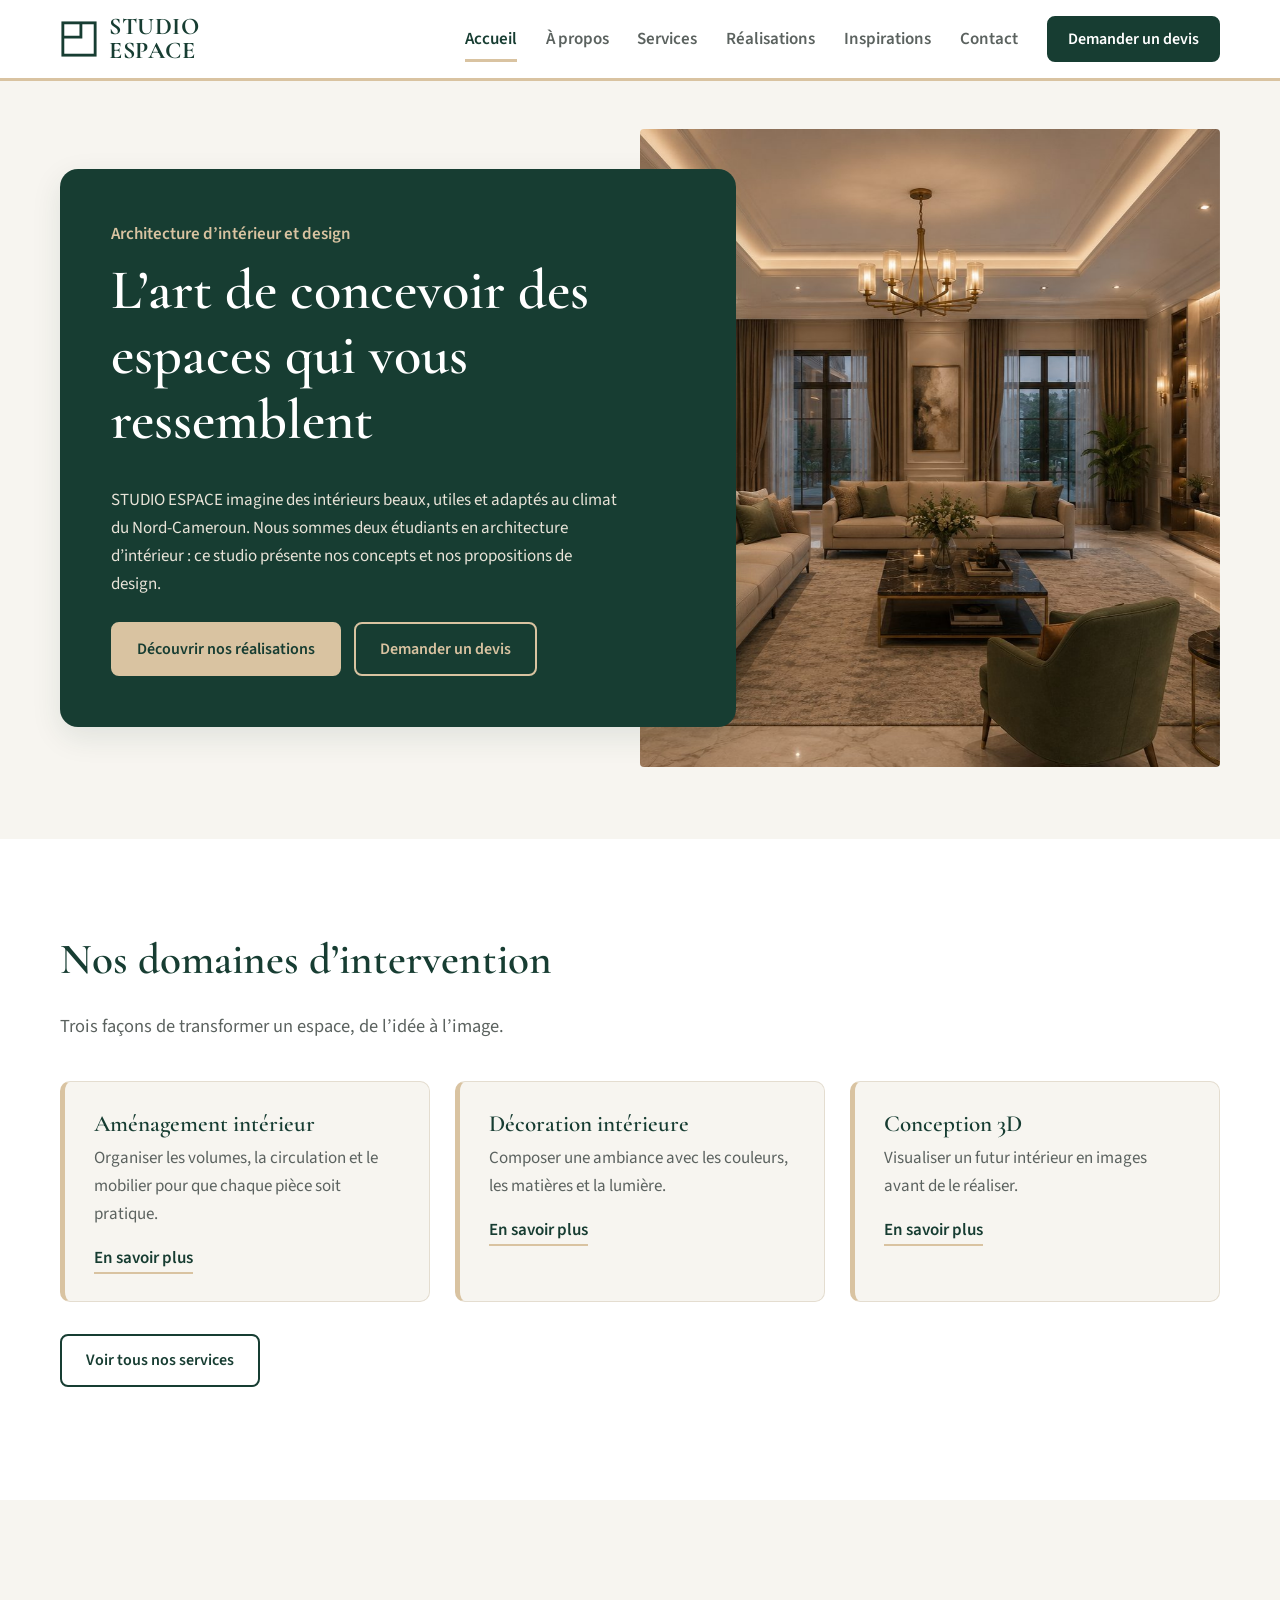
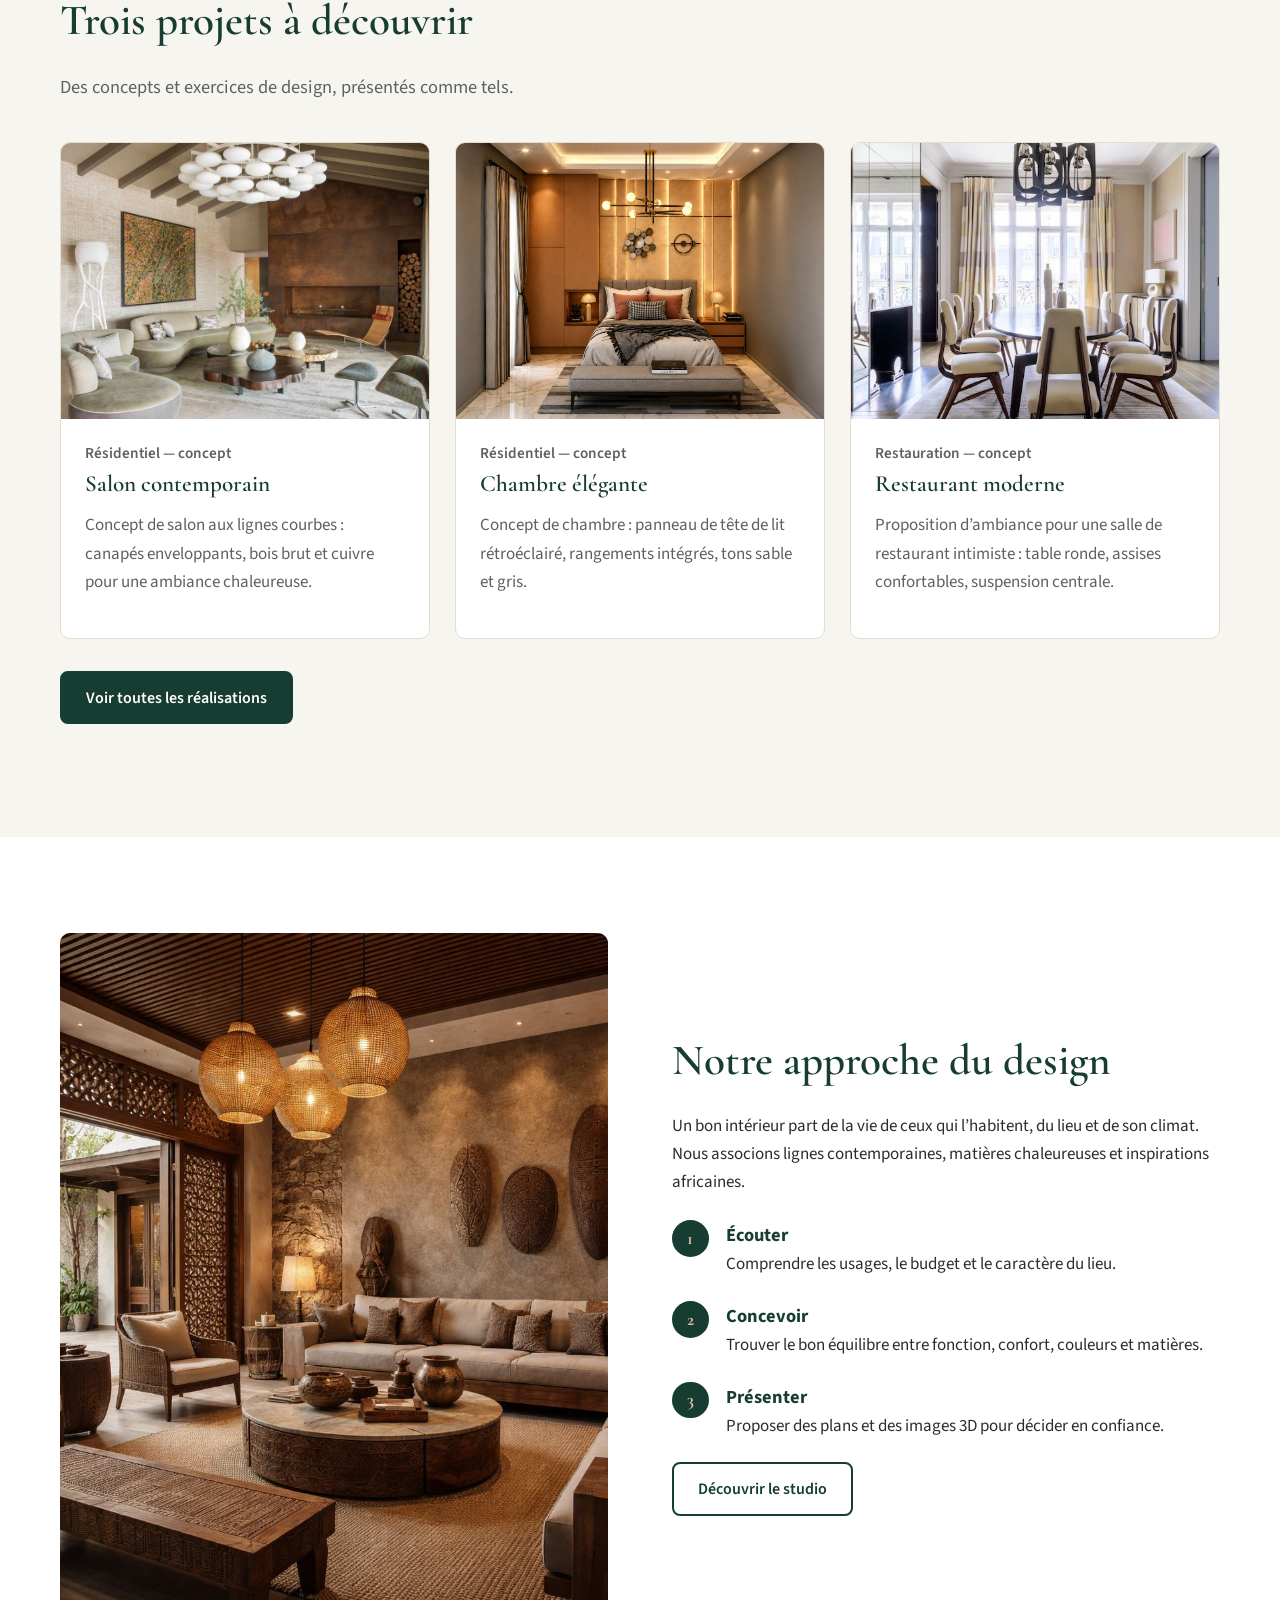
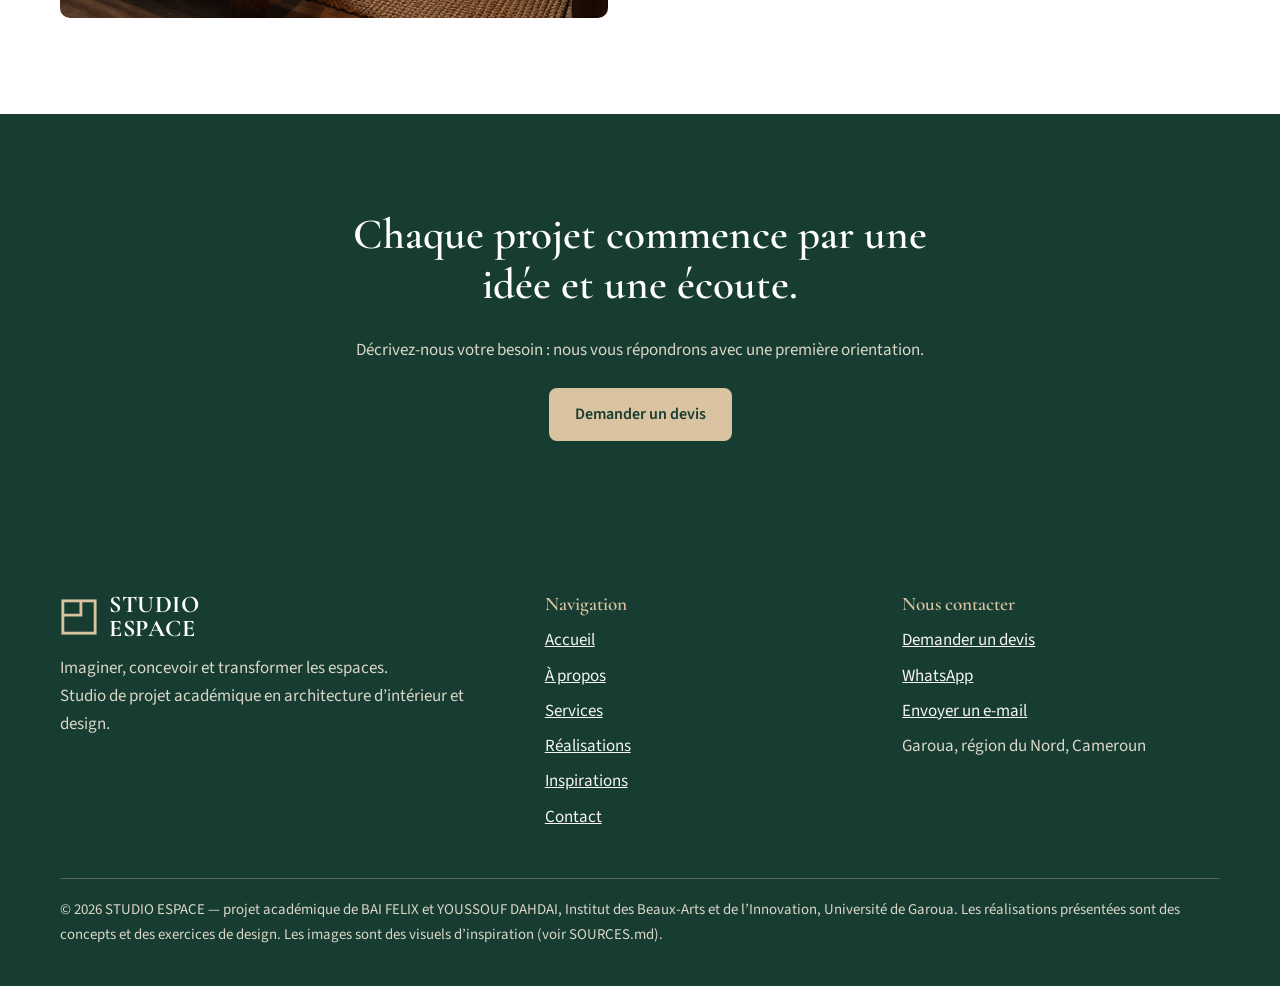
<file: index.html>
<!DOCTYPE html>
<html lang="fr">
<head>
  <meta charset="utf-8">
  <meta name="viewport" content="width=device-width, initial-scale=1">
  <title>STUDIO ESPACE — Architecture d’intérieur et design au Cameroun</title>
  <meta name="description" content="STUDIO ESPACE, studio de projet académique en architecture d’intérieur et design à Garoua (Cameroun) : aménagement, décoration et visualisation 3D.">
  <meta name="theme-color" content="#173D32">
  <meta property="og:type" content="website">
  <meta property="og:locale" content="fr_FR">
  <meta property="og:title" content="STUDIO ESPACE — Architecture d’intérieur et design au Cameroun">
  <meta property="og:description" content="STUDIO ESPACE, studio de projet académique en architecture d’intérieur et design à Garoua (Cameroun) : aménagement, décoration et visualisation 3D.">
  <link rel="icon" href="assets/favicon.svg" type="image/svg+xml">
  <!-- Polices gratuites Google Fonts (le site reste lisible hors ligne grâce aux polices de secours) -->
  <link rel="preconnect" href="https://fonts.googleapis.com">
  <link rel="preconnect" href="https://fonts.gstatic.com" crossorigin>
  <link rel="stylesheet" href="https://fonts.googleapis.com/css2?family=Cormorant+Garamond:wght@500;600;700&family=Source+Sans+3:wght@400;600;700&display=swap">
  <link rel="stylesheet" href="css/style.css">
</head>
<body>
  <a class="lien-evitement" href="#contenu">Aller au contenu</a>
  <header class="entete">
    <div class="conteneur entete__barre">
      <a class="logo" href="index.html" aria-label="STUDIO ESPACE — retour à l’accueil">
        <svg viewBox="0 0 40 40" aria-hidden="true" focusable="false"><rect x="3" y="3" width="34" height="34" fill="none" stroke="#173D32" stroke-width="3"/><path d="M3 18h19V3" fill="none" stroke="#173D32" stroke-width="3"/></svg>
        <span class="logo__texte">STUDIO<small>ESPACE</small></span>
      </a>
      <button class="burger" type="button" aria-expanded="false" aria-controls="menu-principal" aria-label="Ouvrir le menu"><span></span><span></span><span></span></button>
      <nav class="nav" id="menu-principal" aria-label="Navigation principale">
        <ul>
          <li><a href="index.html" aria-current="page">Accueil</a></li>
          <li><a href="a-propos.html">À propos</a></li>
          <li><a href="services.html">Services</a></li>
          <li><a href="realisations.html">Réalisations</a></li>
          <li><a href="inspirations.html">Inspirations</a></li>
          <li><a href="contact.html">Contact</a></li>
          <li><a class="btn" href="contact.html">Demander un devis</a></li>
        </ul>
      </nav>
    </div>
  </header>
  <main id="contenu">
    <section class="couverture">
      <div class="conteneur couverture__grille">
        <div class="couverture__carte">
          <p class="etiquette">Architecture d’intérieur et design</p>
          <h1>L’art de concevoir des espaces qui vous ressemblent</h1>
          <p>STUDIO ESPACE imagine des intérieurs beaux, utiles et adaptés au climat du Nord-Cameroun. Nous sommes deux étudiants en architecture d’intérieur : ce studio présente nos concepts et nos propositions de design.</p>
          <div class="groupe-btn">
            <a class="btn btn--sable" href="realisations.html">Découvrir nos réalisations</a>
            <a class="btn btn--clair" href="contact.html">Demander un devis</a>
          </div>
        </div>
        <div class="couverture__image">
          <img src="assets/images/salon-vert-beige.jpg" alt="Salon contemporain aux canapés beiges, fauteuils verts et lumière douce" width="1536" height="1024">
        </div>
      </div>
    </section>

    <section class="section section--blanche" aria-labelledby="t-domaines">
      <div class="conteneur">
        <div class="entete-section"><h2 id="t-domaines">Nos domaines d’intervention</h2>
        <p class="chapeau">Trois façons de transformer un espace, de l’idée à l’image.</p></div>
        <div class="grille grille--3">
        <div class="domaine apparait">
          <h3>Aménagement intérieur</h3>
          <p>Organiser les volumes, la circulation et le mobilier pour que chaque pièce soit pratique.</p>
          <p style="margin-top:1rem"><a class="lien-fleche" href="services.html#amenagement">En savoir plus</a></p>
        </div>
        <div class="domaine apparait">
          <h3>Décoration intérieure</h3>
          <p>Composer une ambiance avec les couleurs, les matières et la lumière.</p>
          <p style="margin-top:1rem"><a class="lien-fleche" href="services.html#decoration">En savoir plus</a></p>
        </div>
        <div class="domaine apparait">
          <h3>Conception 3D</h3>
          <p>Visualiser un futur intérieur en images avant de le réaliser.</p>
          <p style="margin-top:1rem"><a class="lien-fleche" href="services.html#modelisation-3d">En savoir plus</a></p>
        </div>
        </div>
        <p style="margin-top:2rem"><a class="btn btn--contour" href="services.html">Voir tous nos services</a></p>
      </div>
    </section>

    <section class="section" aria-labelledby="t-projets">
      <div class="conteneur">
        <div class="entete-section"><h2 id="t-projets">Trois projets à découvrir</h2>
        <p class="chapeau">Des concepts et exercices de design, présentés comme tels.</p></div>
        <div class="grille grille--3">
        <article class="carte apparait">
          <a href="realisations.html" class="carte__image" aria-label="Voir les réalisations : Salon contemporain"><img src="assets/images/salon-organique-cuivre.jpg" alt="Salon contemporain avec canapés courbes, tables en bois brut et mur en cuivre" loading="lazy"></a>
          <div class="carte__corps">
            <p class="carte__meta">Résidentiel — concept</p>
            <h3>Salon contemporain</h3>
            <p>Concept de salon aux lignes courbes : canapés enveloppants, bois brut et cuivre pour une ambiance chaleureuse.</p>
          </div>
        </article>
        <article class="carte apparait">
          <a href="realisations.html" class="carte__image" aria-label="Voir les réalisations : Chambre élégante"><img src="assets/images/chambre-chaleureuse-bois.jpg" alt="Chambre élégante avec tête de lit rétroéclairée et rangements en bois" loading="lazy"></a>
          <div class="carte__corps">
            <p class="carte__meta">Résidentiel — concept</p>
            <h3>Chambre élégante</h3>
            <p>Concept de chambre : panneau de tête de lit rétroéclairé, rangements intégrés, tons sable et gris.</p>
          </div>
        </article>
        <article class="carte apparait">
          <a href="realisations.html" class="carte__image" aria-label="Voir les réalisations : Restaurant moderne"><img src="assets/images/salle-a-manger-lustre.jpg" alt="Salle à manger avec grande table ronde, chaises tapissées et luminaire sculptural" loading="lazy"></a>
          <div class="carte__corps">
            <p class="carte__meta">Restauration — concept</p>
            <h3>Restaurant moderne</h3>
            <p>Proposition d’ambiance pour une salle de restaurant intimiste : table ronde, assises confortables, suspension centrale.</p>
          </div>
        </article>
        </div>
        <p style="margin-top:2rem"><a class="btn" href="realisations.html">Voir toutes les réalisations</a></p>
      </div>
    </section>

    <section class="section section--blanche" aria-labelledby="t-approche">
      <div class="conteneur approche">
        <div class="approche__image apparait"><img src="assets/images/salon-africain-contemporain.jpg" alt="Salon aux claustras en bois sculpté et aux suspensions tressées" loading="lazy"></div>
        <div class="apparait">
          <h2 id="t-approche">Notre approche du design</h2>
          <p>Un bon intérieur part de la vie de ceux qui l’habitent, du lieu et de son climat. Nous associons lignes contemporaines, matières chaleureuses et inspirations africaines.</p>
          <ol class="etapes">
            <li><strong>Écouter</strong> Comprendre les usages, le budget et le caractère du lieu.</li>
            <li><strong>Concevoir</strong> Trouver le bon équilibre entre fonction, confort, couleurs et matières.</li>
            <li><strong>Présenter</strong> Proposer des plans et des images 3D pour décider en confiance.</li>
          </ol>
          <a class="btn btn--contour" href="a-propos.html">Découvrir le studio</a>
        </div>
      </div>
    </section>

    <section class="section section--vert bandeau">
      <div class="conteneur apparait">
        <h2>Chaque projet commence par une idée et une écoute.</h2>
        <p>Décrivez-nous votre besoin : nous vous répondrons avec une première orientation.</p>
        <div class="groupe-btn"><a class="btn btn--sable" href="contact.html">Demander un devis</a></div>
      </div>
    </section>
  </main>
  <footer class="pied">
    <div class="conteneur">
      <div class="pied__grille">
        <div>
          <a class="logo" href="index.html" aria-label="STUDIO ESPACE — accueil">
            <svg viewBox="0 0 40 40" aria-hidden="true" focusable="false"><rect x="3" y="3" width="34" height="34" fill="none" stroke="#D9C3A1" stroke-width="3"/><path d="M3 18h19V3" fill="none" stroke="#D9C3A1" stroke-width="3"/></svg>
            <span class="logo__texte">STUDIO<small>ESPACE</small></span>
          </a>
          <p>Imaginer, concevoir et transformer les espaces.<br>Studio de projet académique en architecture d’intérieur et design.</p>
        </div>
        <div>
          <h2>Navigation</h2>
          <ul><li><a href="index.html">Accueil</a></li><li><a href="a-propos.html">À propos</a></li><li><a href="services.html">Services</a></li><li><a href="realisations.html">Réalisations</a></li><li><a href="inspirations.html">Inspirations</a></li><li><a href="contact.html">Contact</a></li></ul>
        </div>
        <div>
          <h2>Nous contacter</h2>
          <ul>
            <li><a href="contact.html">Demander un devis</a></li>
            <li><a href="contact.html" data-si-config="whatsapp" hidden target="_blank" rel="noopener">WhatsApp</a></li>
            <li><a href="contact.html" data-si-config="email" hidden>Envoyer un e-mail</a></li>
            <li><span data-config="localisation">Cameroun</span></li>
          </ul>
        </div>
      </div>
      <p class="pied__bas">© <span data-annee>2026</span> STUDIO ESPACE — projet académique de BAI FELIX et YOUSSOUF DAHDAI, Institut des Beaux-Arts et de l’Innovation, Université de Garoua. Les réalisations présentées sont des concepts et des exercices de design. Les images sont des visuels d’inspiration (voir SOURCES.md).</p>
    </div>
  </footer>
  <button class="haut" type="button" aria-label="Revenir en haut de la page">↑</button>
  <script src="js/config.js"></script>
  <script src="js/main.js"></script>
</body>
</html>
</file>
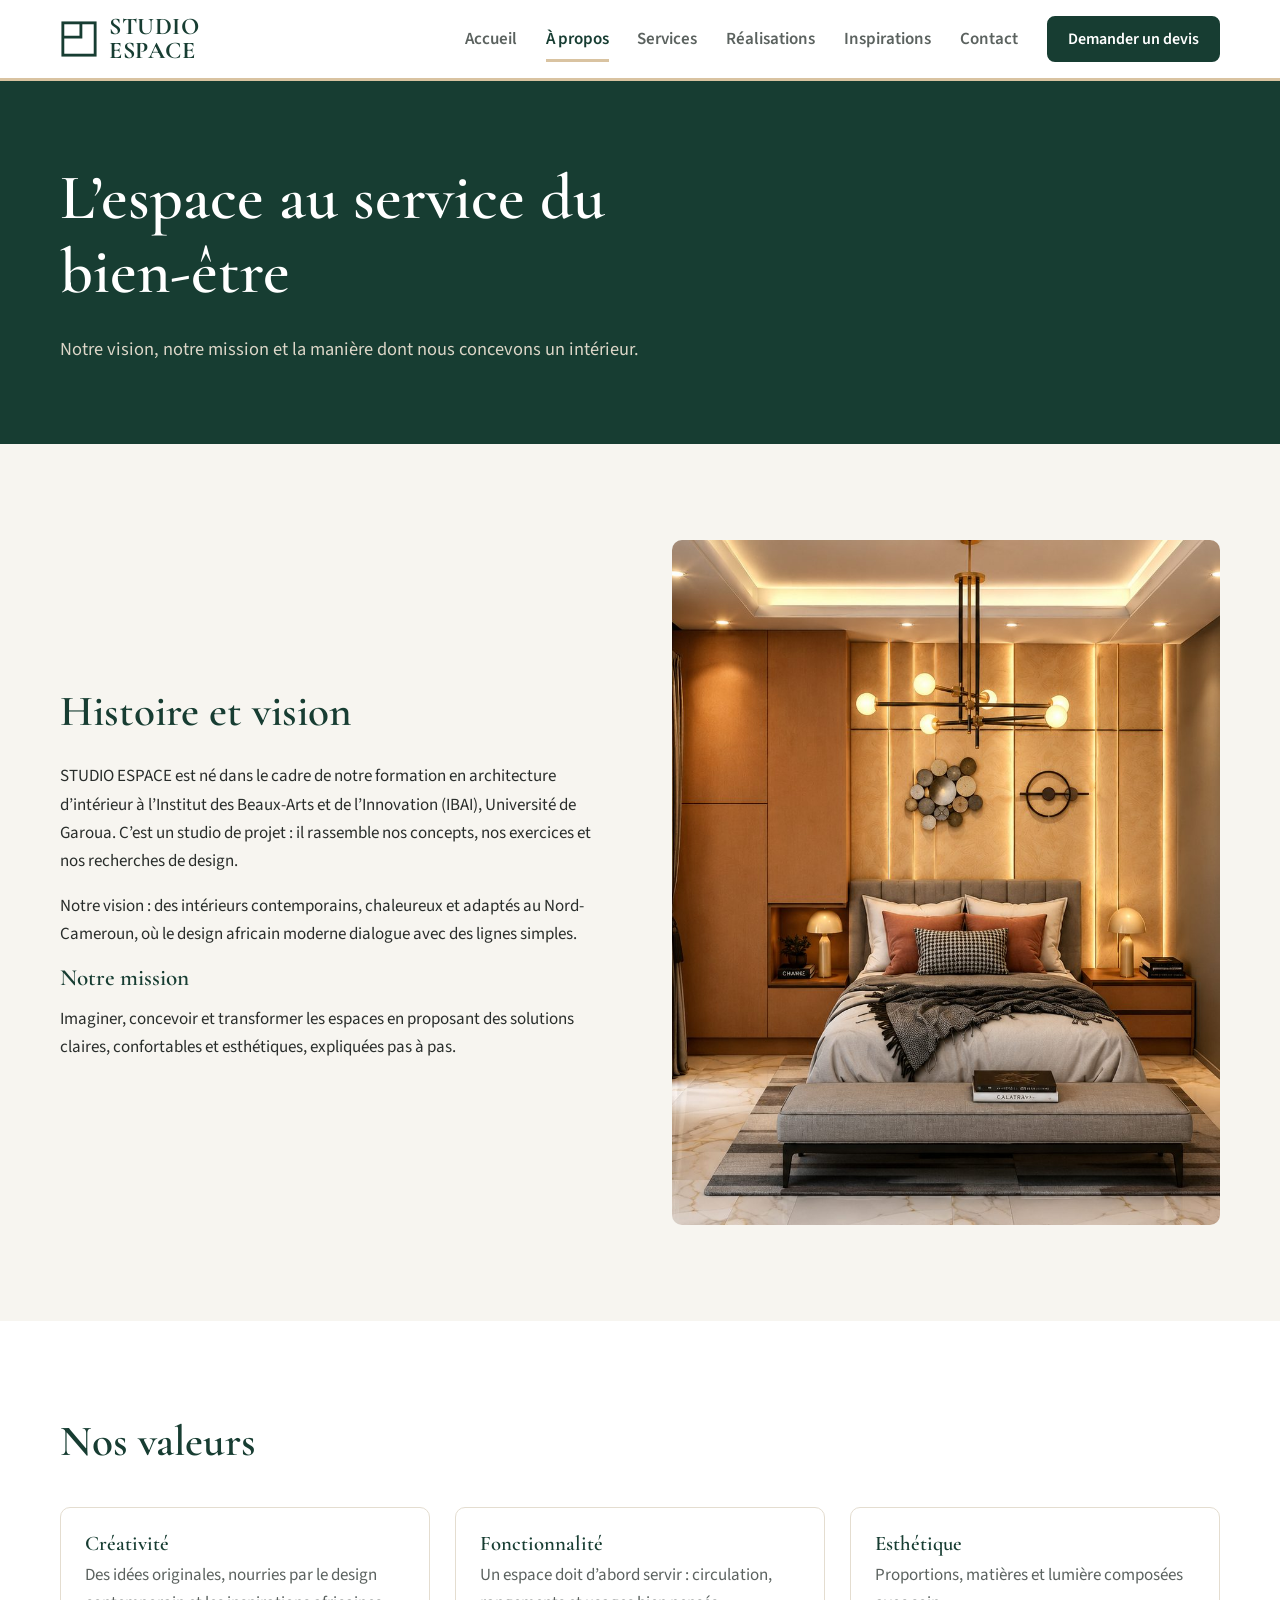
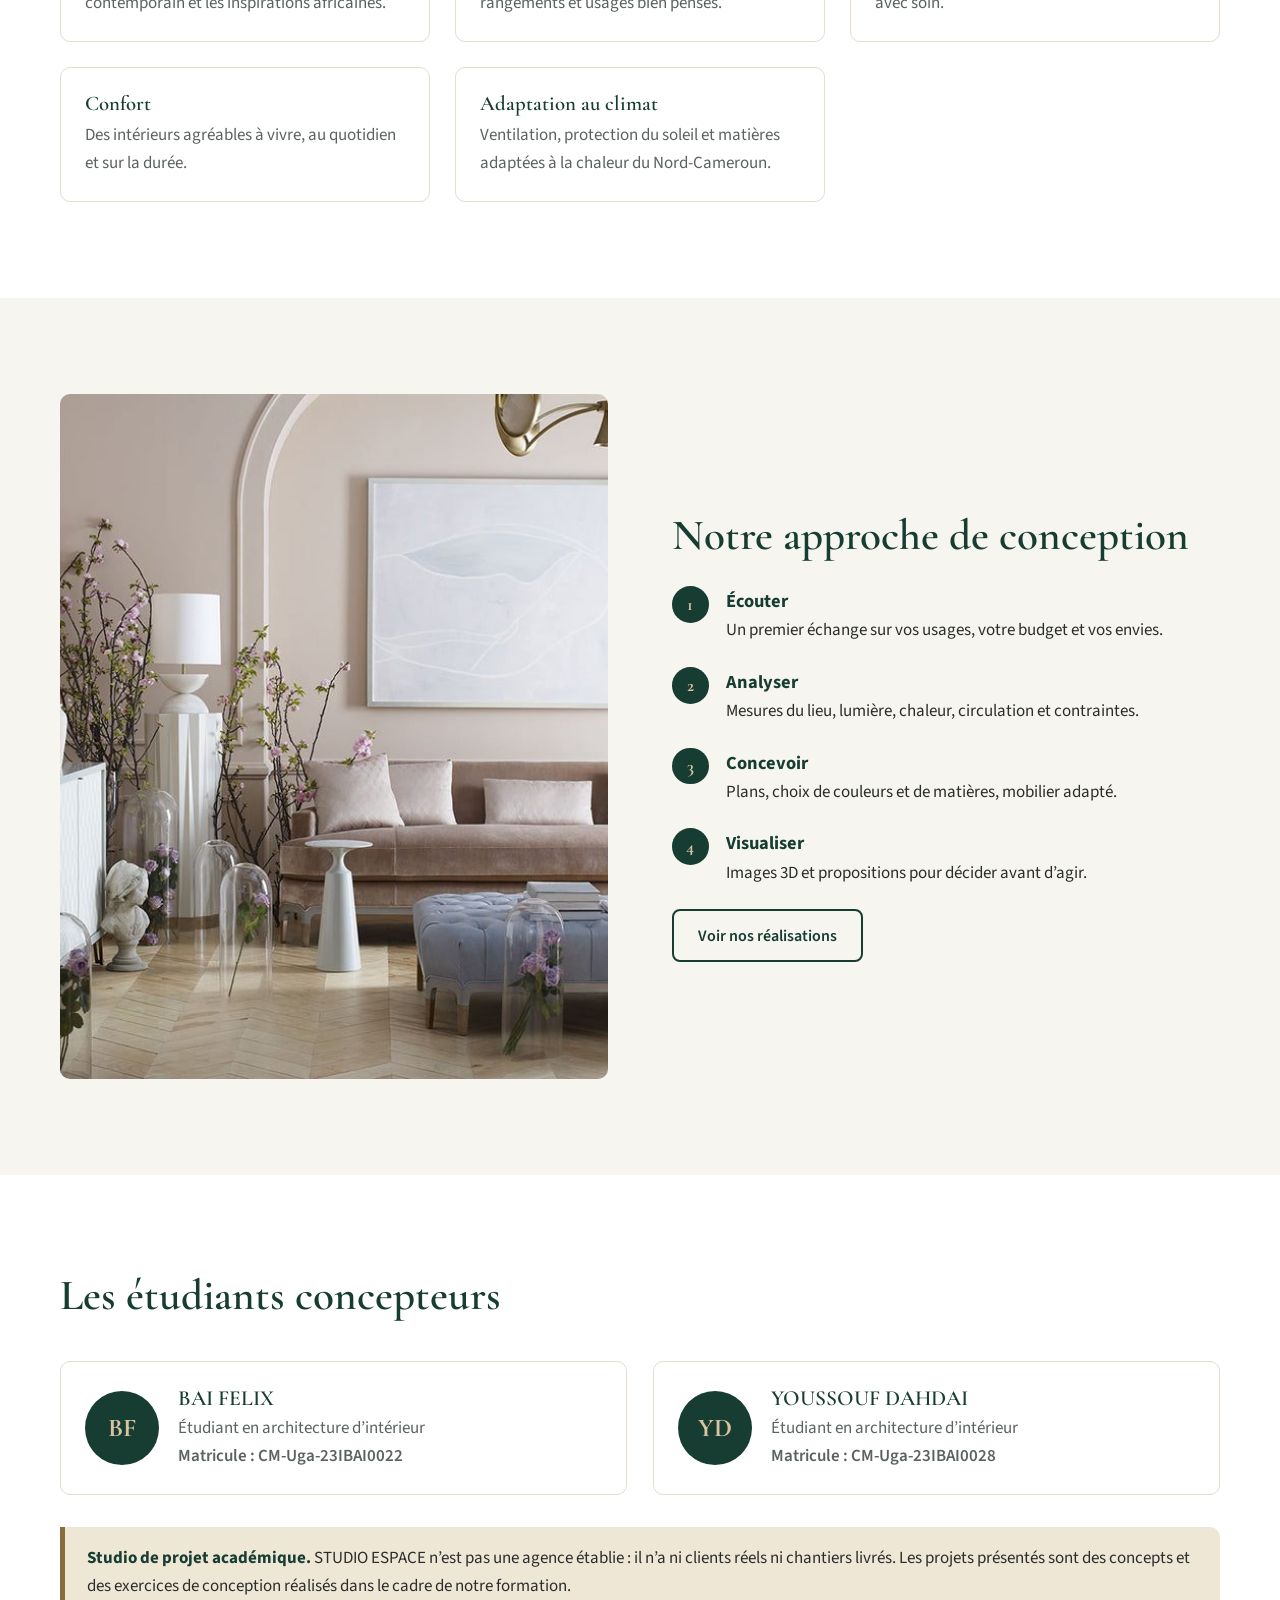
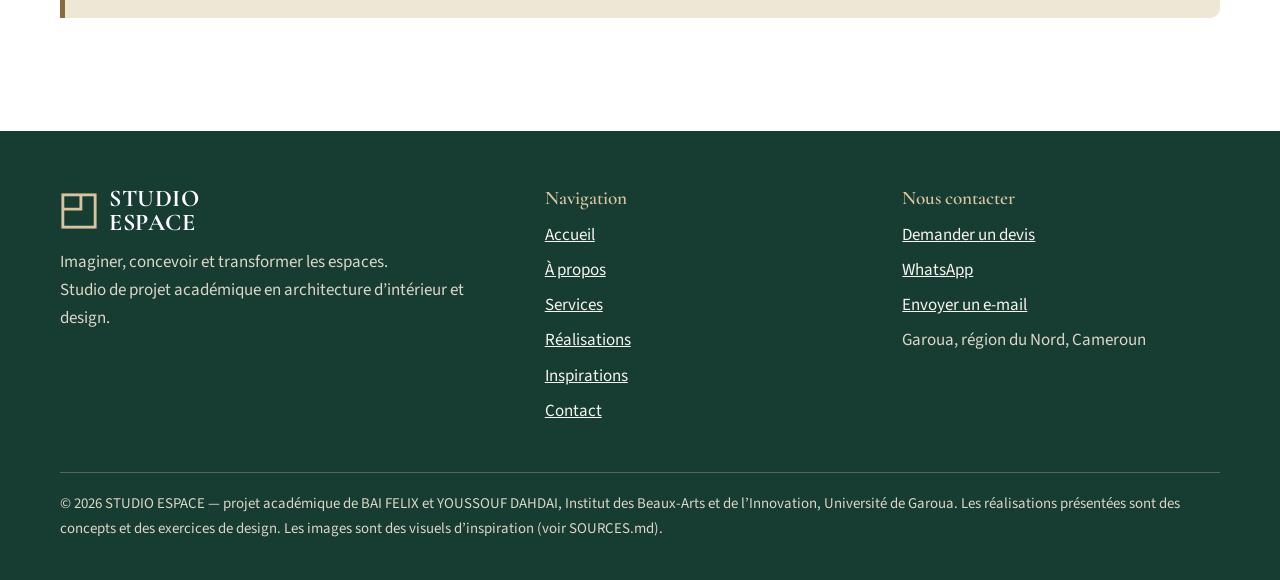
<file: a-propos.html>
<!DOCTYPE html>
<html lang="fr">
<head>
  <meta charset="utf-8">
  <meta name="viewport" content="width=device-width, initial-scale=1">
  <title>À propos — STUDIO ESPACE</title>
  <meta name="description" content="Histoire, vision, mission, valeurs et approche de STUDIO ESPACE, studio de projet académique en architecture d’intérieur à Garoua, Cameroun.">
  <meta name="theme-color" content="#173D32">
  <meta property="og:type" content="website">
  <meta property="og:locale" content="fr_FR">
  <meta property="og:title" content="À propos — STUDIO ESPACE">
  <meta property="og:description" content="Histoire, vision, mission, valeurs et approche de STUDIO ESPACE, studio de projet académique en architecture d’intérieur à Garoua, Cameroun.">
  <link rel="icon" href="assets/favicon.svg" type="image/svg+xml">
  <!-- Polices gratuites Google Fonts (le site reste lisible hors ligne grâce aux polices de secours) -->
  <link rel="preconnect" href="https://fonts.googleapis.com">
  <link rel="preconnect" href="https://fonts.gstatic.com" crossorigin>
  <link rel="stylesheet" href="https://fonts.googleapis.com/css2?family=Cormorant+Garamond:wght@500;600;700&family=Source+Sans+3:wght@400;600;700&display=swap">
  <link rel="stylesheet" href="css/style.css">
</head>
<body>
  <a class="lien-evitement" href="#contenu">Aller au contenu</a>
  <header class="entete">
    <div class="conteneur entete__barre">
      <a class="logo" href="index.html" aria-label="STUDIO ESPACE — retour à l’accueil">
        <svg viewBox="0 0 40 40" aria-hidden="true" focusable="false"><rect x="3" y="3" width="34" height="34" fill="none" stroke="#173D32" stroke-width="3"/><path d="M3 18h19V3" fill="none" stroke="#173D32" stroke-width="3"/></svg>
        <span class="logo__texte">STUDIO<small>ESPACE</small></span>
      </a>
      <button class="burger" type="button" aria-expanded="false" aria-controls="menu-principal" aria-label="Ouvrir le menu"><span></span><span></span><span></span></button>
      <nav class="nav" id="menu-principal" aria-label="Navigation principale">
        <ul>
          <li><a href="index.html">Accueil</a></li>
          <li><a href="a-propos.html" aria-current="page">À propos</a></li>
          <li><a href="services.html">Services</a></li>
          <li><a href="realisations.html">Réalisations</a></li>
          <li><a href="inspirations.html">Inspirations</a></li>
          <li><a href="contact.html">Contact</a></li>
          <li><a class="btn" href="contact.html">Demander un devis</a></li>
        </ul>
      </nav>
    </div>
  </header>
  <main id="contenu">
    <section class="page-titre">
      <div class="conteneur">
        <h1>L’espace au service du bien-être</h1>
        <p>Notre vision, notre mission et la manière dont nous concevons un intérieur.</p>
      </div>
    </section>

    <section class="section" aria-labelledby="t-vision">
      <div class="conteneur approche">
        <div class="apparait">
          <h2 id="t-vision">Histoire et vision</h2>
          <p>STUDIO ESPACE est né dans le cadre de notre formation en architecture d’intérieur à l’Institut des Beaux-Arts et de l’Innovation (IBAI), Université de Garoua. C’est un studio de projet : il rassemble nos concepts, nos exercices et nos recherches de design.</p>
          <p>Notre vision : des intérieurs contemporains, chaleureux et adaptés au Nord-Cameroun, où le design africain moderne dialogue avec des lignes simples.</p>
          <h3>Notre mission</h3>
          <p>Imaginer, concevoir et transformer les espaces en proposant des solutions claires, confortables et esthétiques, expliquées pas à pas.</p>
        </div>
        <div class="approche__image apparait"><img src="assets/images/chambre-chaleureuse-bois.jpg" alt="Chambre aux tons sable et gris avec panneau de tête de lit éclairé" loading="lazy"></div>
      </div>
    </section>

    <section class="section section--blanche" aria-labelledby="t-valeurs">
      <div class="conteneur">
        <div class="entete-section"><h2 id="t-valeurs">Nos valeurs</h2></div>
        <ul class="valeurs grille grille--3"><li class="apparait"><h3>Créativité</h3><p>Des idées originales, nourries par le design contemporain et les inspirations africaines.</p></li><li class="apparait"><h3>Fonctionnalité</h3><p>Un espace doit d’abord servir : circulation, rangements et usages bien pensés.</p></li><li class="apparait"><h3>Esthétique</h3><p>Proportions, matières et lumière composées avec soin.</p></li><li class="apparait"><h3>Confort</h3><p>Des intérieurs agréables à vivre, au quotidien et sur la durée.</p></li><li class="apparait"><h3>Adaptation au climat</h3><p>Ventilation, protection du soleil et matières adaptées à la chaleur du Nord-Cameroun.</p></li></ul>
      </div>
    </section>

    <section class="section" aria-labelledby="t-approche">
      <div class="conteneur approche">
        <div class="approche__image apparait"><img src="assets/images/salon-rose-poudre.jpg" alt="Salon clair aux tons rose poudré avec arche, canapé et grand tableau" loading="lazy"></div>
        <div class="apparait">
          <h2 id="t-approche">Notre approche de conception</h2>
          <ol class="etapes">
            <li><strong>Écouter</strong> Un premier échange sur vos usages, votre budget et vos envies.</li>
            <li><strong>Analyser</strong> Mesures du lieu, lumière, chaleur, circulation et contraintes.</li>
            <li><strong>Concevoir</strong> Plans, choix de couleurs et de matières, mobilier adapté.</li>
            <li><strong>Visualiser</strong> Images 3D et propositions pour décider avant d’agir.</li>
          </ol>
          <a class="btn btn--contour" href="realisations.html">Voir nos réalisations</a>
        </div>
      </div>
    </section>

    <section class="section section--blanche" aria-labelledby="t-equipe">
      <div class="conteneur">
        <div class="entete-section"><h2 id="t-equipe">Les étudiants concepteurs</h2></div>
        <div class="grille grille--2">
          <div class="etudiant apparait"><div class="monogramme" aria-hidden="true">BF</div>
            <div><h3>BAI FELIX</h3><p>Étudiant en architecture d’intérieur</p><p class="matricule">Matricule : CM-Uga-23IBAI0022</p></div></div>
          <div class="etudiant apparait"><div class="monogramme" aria-hidden="true">YD</div>
            <div><h3>YOUSSOUF DAHDAI</h3><p>Étudiant en architecture d’intérieur</p><p class="matricule">Matricule : CM-Uga-23IBAI0028</p></div></div>
        </div>
        <p class="mention" style="margin-top:2rem"><strong>Studio de projet académique.</strong> STUDIO ESPACE n’est pas une agence établie : il n’a ni clients réels ni chantiers livrés. Les projets présentés sont des concepts et des exercices de conception réalisés dans le cadre de notre formation.</p>
      </div>
    </section>
  </main>
  <footer class="pied">
    <div class="conteneur">
      <div class="pied__grille">
        <div>
          <a class="logo" href="index.html" aria-label="STUDIO ESPACE — accueil">
            <svg viewBox="0 0 40 40" aria-hidden="true" focusable="false"><rect x="3" y="3" width="34" height="34" fill="none" stroke="#D9C3A1" stroke-width="3"/><path d="M3 18h19V3" fill="none" stroke="#D9C3A1" stroke-width="3"/></svg>
            <span class="logo__texte">STUDIO<small>ESPACE</small></span>
          </a>
          <p>Imaginer, concevoir et transformer les espaces.<br>Studio de projet académique en architecture d’intérieur et design.</p>
        </div>
        <div>
          <h2>Navigation</h2>
          <ul><li><a href="index.html">Accueil</a></li><li><a href="a-propos.html">À propos</a></li><li><a href="services.html">Services</a></li><li><a href="realisations.html">Réalisations</a></li><li><a href="inspirations.html">Inspirations</a></li><li><a href="contact.html">Contact</a></li></ul>
        </div>
        <div>
          <h2>Nous contacter</h2>
          <ul>
            <li><a href="contact.html">Demander un devis</a></li>
            <li><a href="contact.html" data-si-config="whatsapp" hidden target="_blank" rel="noopener">WhatsApp</a></li>
            <li><a href="contact.html" data-si-config="email" hidden>Envoyer un e-mail</a></li>
            <li><span data-config="localisation">Cameroun</span></li>
          </ul>
        </div>
      </div>
      <p class="pied__bas">© <span data-annee>2026</span> STUDIO ESPACE — projet académique de BAI FELIX et YOUSSOUF DAHDAI, Institut des Beaux-Arts et de l’Innovation, Université de Garoua. Les réalisations présentées sont des concepts et des exercices de design. Les images sont des visuels d’inspiration (voir SOURCES.md).</p>
    </div>
  </footer>
  <button class="haut" type="button" aria-label="Revenir en haut de la page">↑</button>
  <script src="js/config.js"></script>
  <script src="js/main.js"></script>
</body>
</html>
</file>
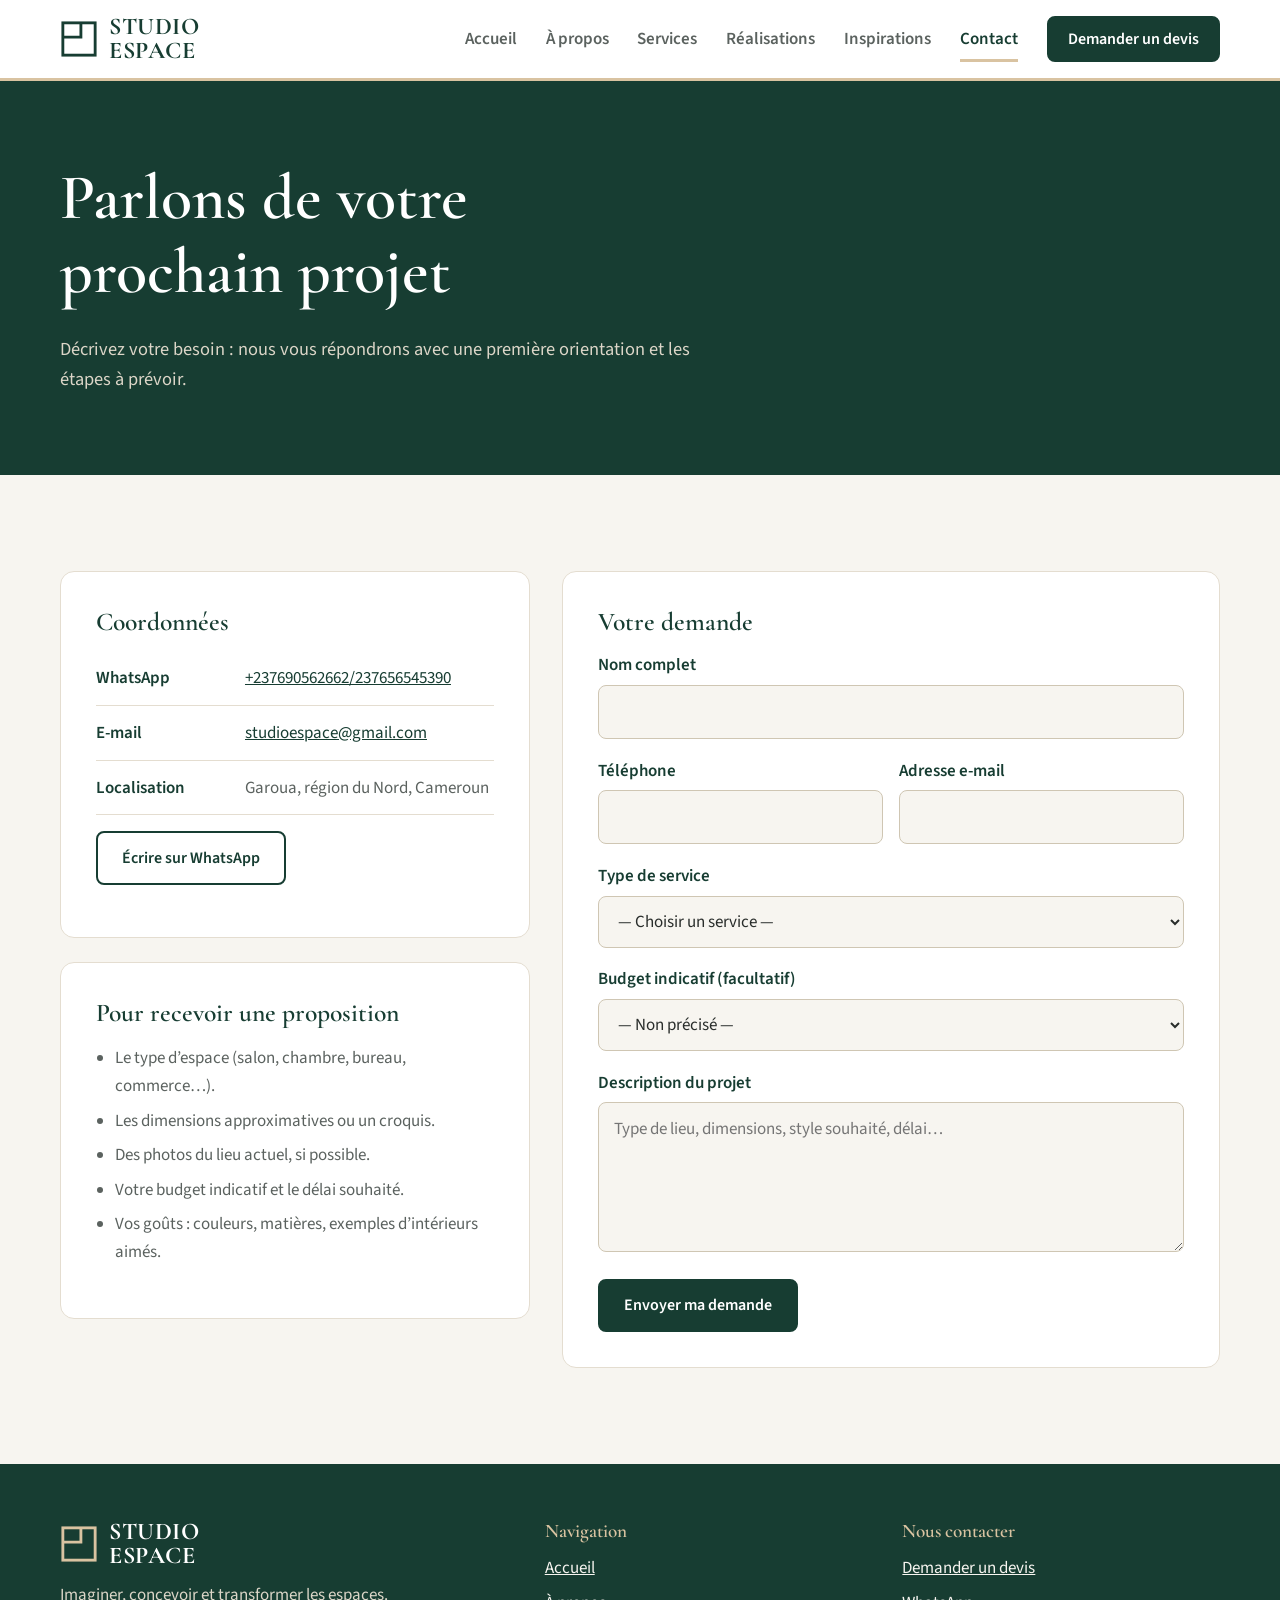
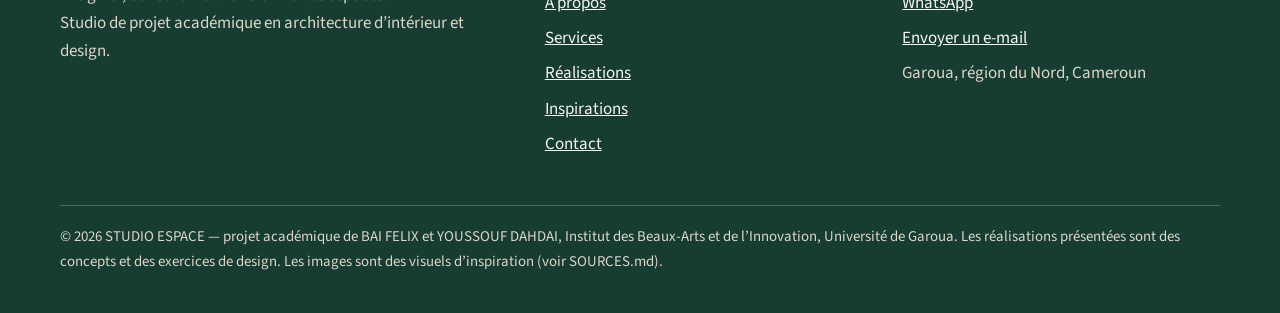
<file: contact.html>
<!DOCTYPE html>
<html lang="fr">
<head>
  <meta charset="utf-8">
  <meta name="viewport" content="width=device-width, initial-scale=1">
  <title>Contact et devis — STUDIO ESPACE</title>
  <meta name="description" content="Contactez STUDIO ESPACE à Garoua (Cameroun) : demande de devis, WhatsApp et informations à fournir pour recevoir une proposition d’aménagement.">
  <meta name="theme-color" content="#173D32">
  <meta property="og:type" content="website">
  <meta property="og:locale" content="fr_FR">
  <meta property="og:title" content="Contact et devis — STUDIO ESPACE">
  <meta property="og:description" content="Contactez STUDIO ESPACE à Garoua (Cameroun) : demande de devis, WhatsApp et informations à fournir pour recevoir une proposition d’aménagement.">
  <link rel="icon" href="assets/favicon.svg" type="image/svg+xml">
  <!-- Polices gratuites Google Fonts (le site reste lisible hors ligne grâce aux polices de secours) -->
  <link rel="preconnect" href="https://fonts.googleapis.com">
  <link rel="preconnect" href="https://fonts.gstatic.com" crossorigin>
  <link rel="stylesheet" href="https://fonts.googleapis.com/css2?family=Cormorant+Garamond:wght@500;600;700&family=Source+Sans+3:wght@400;600;700&display=swap">
  <link rel="stylesheet" href="css/style.css">
</head>
<body>
  <a class="lien-evitement" href="#contenu">Aller au contenu</a>
  <header class="entete">
    <div class="conteneur entete__barre">
      <a class="logo" href="index.html" aria-label="STUDIO ESPACE — retour à l’accueil">
        <svg viewBox="0 0 40 40" aria-hidden="true" focusable="false"><rect x="3" y="3" width="34" height="34" fill="none" stroke="#173D32" stroke-width="3"/><path d="M3 18h19V3" fill="none" stroke="#173D32" stroke-width="3"/></svg>
        <span class="logo__texte">STUDIO<small>ESPACE</small></span>
      </a>
      <button class="burger" type="button" aria-expanded="false" aria-controls="menu-principal" aria-label="Ouvrir le menu"><span></span><span></span><span></span></button>
      <nav class="nav" id="menu-principal" aria-label="Navigation principale">
        <ul>
          <li><a href="index.html">Accueil</a></li>
          <li><a href="a-propos.html">À propos</a></li>
          <li><a href="services.html">Services</a></li>
          <li><a href="realisations.html">Réalisations</a></li>
          <li><a href="inspirations.html">Inspirations</a></li>
          <li><a href="contact.html" aria-current="page">Contact</a></li>
          <li><a class="btn" href="contact.html">Demander un devis</a></li>
        </ul>
      </nav>
    </div>
  </header>
  <main id="contenu">
    <section class="page-titre">
      <div class="conteneur">
        <h1>Parlons de votre prochain projet</h1>
        <p>Décrivez votre besoin : nous vous répondrons avec une première orientation et les étapes à prévoir.</p>
      </div>
    </section>

    <section class="section" aria-label="Contact et devis">
      <div class="conteneur contact-grille">
        <div>
          <div class="panneau apparait">
            <h2>Coordonnées</h2>
            <dl class="coordonnees">
              <div><dt>WhatsApp</dt><dd><a class="a-completer" href="contact.html" data-config="whatsapp" target="_blank" rel="noopener">À renseigner dans js/config.js</a></dd></div>
              <div><dt>E-mail</dt><dd><a class="a-completer" href="contact.html" data-config="email">À renseigner dans js/config.js</a></dd></div>
              <div><dt>Localisation</dt><dd data-config="localisation">Cameroun</dd></div>
            </dl>
            <p style="margin-top:1rem"><a class="btn btn--contour" href="contact.html" data-si-config="whatsapp" hidden target="_blank" rel="noopener">Écrire sur WhatsApp</a></p>
          </div>
          <div class="panneau apparait" style="margin-top:1.5rem">
            <h3>Pour recevoir une proposition</h3>
            <ul class="liste-info">
              <li>Le type d’espace (salon, chambre, bureau, commerce…).</li>
              <li>Les dimensions approximatives ou un croquis.</li>
              <li>Des photos du lieu actuel, si possible.</li>
              <li>Votre budget indicatif et le délai souhaité.</li>
              <li>Vos goûts : couleurs, matières, exemples d’intérieurs aimés.</li>
            </ul>
          </div>
        </div>
        <div class="panneau apparait">
          <h2>Votre demande</h2>
          <form id="formulaire-devis" novalidate>
            <div class="champ"><label for="nom">Nom complet</label><input id="nom" name="nom" type="text" autocomplete="name" required></div>
            <div class="rangee">
              <div class="champ"><label for="telephone">Téléphone</label><input id="telephone" name="telephone" type="tel" autocomplete="tel"></div>
              <div class="champ"><label for="email">Adresse e-mail</label><input id="email" name="email" type="email" autocomplete="email"></div>
            </div>
            <div class="champ"><label for="service">Type de service</label><select id="service" name="service" required><option value="">— Choisir un service —</option><option value="Aménagement intérieur">Aménagement intérieur</option><option value="Décoration intérieure">Décoration intérieure</option><option value="Conception de salons et chambres">Conception de salons et chambres</option><option value="Aménagement de bureaux et commerces">Aménagement de bureaux et commerces</option><option value="Optimisation des petits espaces">Optimisation des petits espaces</option><option value="Conception de plans et propositions d’aménagement">Conception de plans et propositions d’aménagement</option><option value="Modélisation 3D et visualisation architecturale">Modélisation 3D et visualisation architecturale</option><option value="Conseils en matériaux, couleurs et mobilier">Conseils en matériaux, couleurs et mobilier</option><option value="Autre / je ne sais pas encore">Autre / je ne sais pas encore</option></select></div>
            <div class="champ"><label for="budget">Budget indicatif (facultatif)</label><select id="budget" name="budget"><option value="">— Non précisé —</option><option>Moins de 500 000 FCFA</option><option>500 000 à 1 500 000 FCFA</option><option>1 500 000 à 5 000 000 FCFA</option><option>Plus de 5 000 000 FCFA</option><option>Je ne sais pas encore</option></select></div>
            <div class="champ"><label for="description">Description du projet</label><textarea id="description" name="description" required placeholder="Type de lieu, dimensions, style souhaité, délai…"></textarea></div>
            <div class="piege" aria-hidden="true"><label for="site-web">Ne pas remplir</label><input id="site-web" name="site-web" type="text" tabindex="-1" autocomplete="off"></div>
            <button class="btn" type="submit">Envoyer ma demande</button>
          </form>
          <div id="statut-formulaire" class="statut" role="status" tabindex="-1" hidden></div>
        </div>
      </div>
    </section>
  </main>
  <footer class="pied">
    <div class="conteneur">
      <div class="pied__grille">
        <div>
          <a class="logo" href="index.html" aria-label="STUDIO ESPACE — accueil">
            <svg viewBox="0 0 40 40" aria-hidden="true" focusable="false"><rect x="3" y="3" width="34" height="34" fill="none" stroke="#D9C3A1" stroke-width="3"/><path d="M3 18h19V3" fill="none" stroke="#D9C3A1" stroke-width="3"/></svg>
            <span class="logo__texte">STUDIO<small>ESPACE</small></span>
          </a>
          <p>Imaginer, concevoir et transformer les espaces.<br>Studio de projet académique en architecture d’intérieur et design.</p>
        </div>
        <div>
          <h2>Navigation</h2>
          <ul><li><a href="index.html">Accueil</a></li><li><a href="a-propos.html">À propos</a></li><li><a href="services.html">Services</a></li><li><a href="realisations.html">Réalisations</a></li><li><a href="inspirations.html">Inspirations</a></li><li><a href="contact.html">Contact</a></li></ul>
        </div>
        <div>
          <h2>Nous contacter</h2>
          <ul>
            <li><a href="contact.html">Demander un devis</a></li>
            <li><a href="contact.html" data-si-config="whatsapp" hidden target="_blank" rel="noopener">WhatsApp</a></li>
            <li><a href="contact.html" data-si-config="email" hidden>Envoyer un e-mail</a></li>
            <li><span data-config="localisation">Cameroun</span></li>
          </ul>
        </div>
      </div>
      <p class="pied__bas">© <span data-annee>2026</span> STUDIO ESPACE — projet académique de BAI FELIX et YOUSSOUF DAHDAI, Institut des Beaux-Arts et de l’Innovation, Université de Garoua. Les réalisations présentées sont des concepts et des exercices de design. Les images sont des visuels d’inspiration (voir SOURCES.md).</p>
    </div>
  </footer>
  <button class="haut" type="button" aria-label="Revenir en haut de la page">↑</button>
  <script src="js/config.js"></script>
  <script src="js/main.js"></script>
  <script src="js/contact.js"></script>
</body>
</html>
</file>
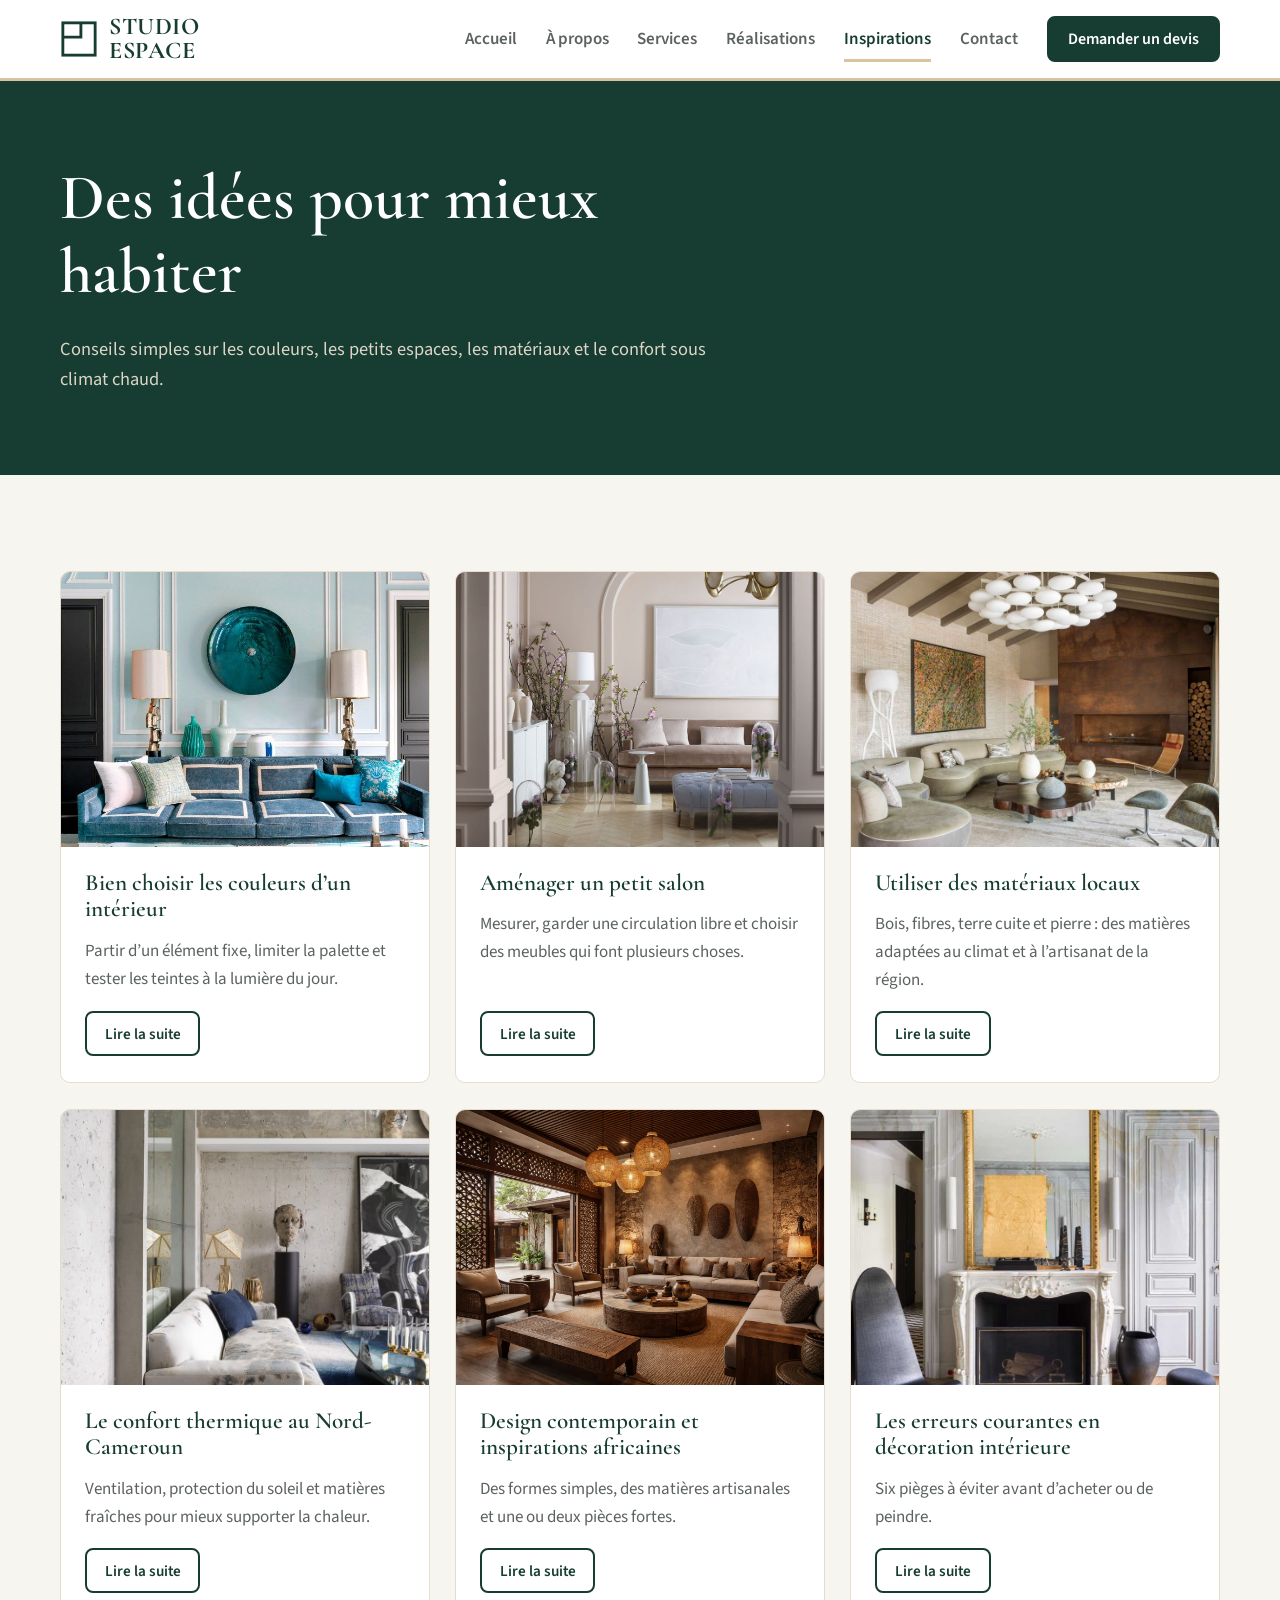
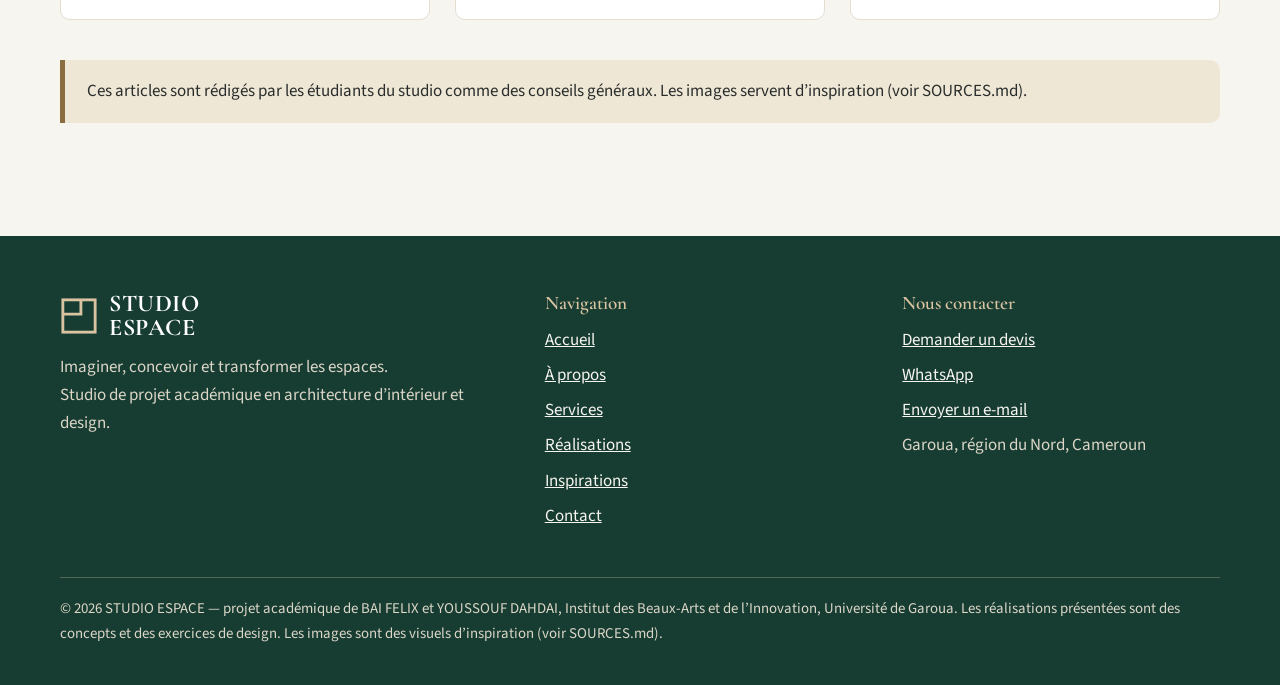
<file: inspirations.html>
<!DOCTYPE html>
<html lang="fr">
<head>
  <meta charset="utf-8">
  <meta name="viewport" content="width=device-width, initial-scale=1">
  <title>Inspirations et conseils — STUDIO ESPACE</title>
  <meta name="description" content="Articles courts sur le choix des couleurs, les petits salons, les matériaux locaux, le confort thermique au Nord-Cameroun et les erreurs de décoration.">
  <meta name="theme-color" content="#173D32">
  <meta property="og:type" content="website">
  <meta property="og:locale" content="fr_FR">
  <meta property="og:title" content="Inspirations et conseils — STUDIO ESPACE">
  <meta property="og:description" content="Articles courts sur le choix des couleurs, les petits salons, les matériaux locaux, le confort thermique au Nord-Cameroun et les erreurs de décoration.">
  <link rel="icon" href="assets/favicon.svg" type="image/svg+xml">
  <!-- Polices gratuites Google Fonts (le site reste lisible hors ligne grâce aux polices de secours) -->
  <link rel="preconnect" href="https://fonts.googleapis.com">
  <link rel="preconnect" href="https://fonts.gstatic.com" crossorigin>
  <link rel="stylesheet" href="https://fonts.googleapis.com/css2?family=Cormorant+Garamond:wght@500;600;700&family=Source+Sans+3:wght@400;600;700&display=swap">
  <link rel="stylesheet" href="css/style.css">
</head>
<body>
  <a class="lien-evitement" href="#contenu">Aller au contenu</a>
  <header class="entete">
    <div class="conteneur entete__barre">
      <a class="logo" href="index.html" aria-label="STUDIO ESPACE — retour à l’accueil">
        <svg viewBox="0 0 40 40" aria-hidden="true" focusable="false"><rect x="3" y="3" width="34" height="34" fill="none" stroke="#173D32" stroke-width="3"/><path d="M3 18h19V3" fill="none" stroke="#173D32" stroke-width="3"/></svg>
        <span class="logo__texte">STUDIO<small>ESPACE</small></span>
      </a>
      <button class="burger" type="button" aria-expanded="false" aria-controls="menu-principal" aria-label="Ouvrir le menu"><span></span><span></span><span></span></button>
      <nav class="nav" id="menu-principal" aria-label="Navigation principale">
        <ul>
          <li><a href="index.html">Accueil</a></li>
          <li><a href="a-propos.html">À propos</a></li>
          <li><a href="services.html">Services</a></li>
          <li><a href="realisations.html">Réalisations</a></li>
          <li><a href="inspirations.html" aria-current="page">Inspirations</a></li>
          <li><a href="contact.html">Contact</a></li>
          <li><a class="btn" href="contact.html">Demander un devis</a></li>
        </ul>
      </nav>
    </div>
  </header>
  <main id="contenu">
    <section class="page-titre">
      <div class="conteneur">
        <h1>Des idées pour mieux habiter</h1>
        <p>Conseils simples sur les couleurs, les petits espaces, les matériaux et le confort sous climat chaud.</p>
      </div>
    </section>

    <section class="section" aria-label="Articles">
      <div class="conteneur">
        <div class="grille grille--3">
        <article class="article-carte carte apparait">
          <div class="carte__image"><img src="assets/images/salon-bleu-moulures.jpg" alt="Salon bleu et turquoise avec canapé bleu et table basse en verre" loading="lazy"></div>
          <div class="carte__corps">
            <h3>Bien choisir les couleurs d’un intérieur</h3>
            <p>Partir d’un élément fixe, limiter la palette et tester les teintes à la lumière du jour.</p>
            <button class="btn btn--contour" type="button" data-article="art-couleurs">Lire la suite</button>
          </div>
        </article>
        <article class="article-carte carte apparait">
          <div class="carte__image"><img src="assets/images/salon-rose-poudre.jpg" alt="Salon aux tons rose poudré avec canapé, pouf bleu et grand tableau clair" loading="lazy"></div>
          <div class="carte__corps">
            <h3>Aménager un petit salon</h3>
            <p>Mesurer, garder une circulation libre et choisir des meubles qui font plusieurs choses.</p>
            <button class="btn btn--contour" type="button" data-article="art-petit-salon">Lire la suite</button>
          </div>
        </article>
        <article class="article-carte carte apparait">
          <div class="carte__image"><img src="assets/images/salon-organique-cuivre.jpg" alt="Salon avec bois brut, tissus naturels et mur en cuivre" loading="lazy"></div>
          <div class="carte__corps">
            <h3>Utiliser des matériaux locaux</h3>
            <p>Bois, fibres, terre cuite et pierre : des matières adaptées au climat et à l’artisanat de la région.</p>
            <button class="btn btn--contour" type="button" data-article="art-materiaux-locaux">Lire la suite</button>
          </div>
        </article>
        <article class="article-carte carte apparait">
          <div class="carte__image"><img src="assets/images/loft-beton-sculpture.jpg" alt="Grand volume en béton brut avec haute hauteur sous plafond et fenêtre vitrée" loading="lazy"></div>
          <div class="carte__corps">
            <h3>Le confort thermique au Nord-Cameroun</h3>
            <p>Ventilation, protection du soleil et matières fraîches pour mieux supporter la chaleur.</p>
            <button class="btn btn--contour" type="button" data-article="art-confort-thermique">Lire la suite</button>
          </div>
        </article>
        <article class="article-carte carte apparait">
          <div class="carte__image"><img src="assets/images/salon-africain-contemporain.jpg" alt="Salon aux claustras en bois sculpté, suspensions tressées et table basse ronde" loading="lazy"></div>
          <div class="carte__corps">
            <h3>Design contemporain et inspirations africaines</h3>
            <p>Des formes simples, des matières artisanales et une ou deux pièces fortes.</p>
            <button class="btn btn--contour" type="button" data-article="art-design-africain">Lire la suite</button>
          </div>
        </article>
        <article class="article-carte carte apparait">
          <div class="carte__image"><img src="assets/images/cheminee-miroir-dore.jpg" alt="Salon à moulures avec miroir doré, cheminée blanche et fauteuil noir" loading="lazy"></div>
          <div class="carte__corps">
            <h3>Les erreurs courantes en décoration intérieure</h3>
            <p>Six pièges à éviter avant d’acheter ou de peindre.</p>
            <button class="btn btn--contour" type="button" data-article="art-erreurs">Lire la suite</button>
          </div>
        </article>
        </div>
        <p class="mention" style="margin-top:2.5rem">Ces articles sont rédigés par les étudiants du studio comme des conseils généraux. Les images servent d’inspiration (voir SOURCES.md).</p>
      </div>
    </section>

    <dialog class="fenetre-article" id="fenetre-article" aria-label="Article complet">
      <button class="fermer" type="button" aria-label="Fermer l’article">×</button>
      <div data-article-contenu></div>
    </dialog>
    <template id="art-couleurs">
      <img src="assets/images/salon-bleu-moulures.jpg" alt="Salon bleu et turquoise avec canapé bleu et table basse en verre">
      <div class="fenetre-article__corps"><h2>Bien choisir les couleurs d’un intérieur</h2><p>Commencez par ce qui ne change pas : le sol, un meuble que vous gardez, une grande ouverture. Ces éléments imposent déjà une dominante chaude ou froide, et la palette doit s’y accorder.</p><p>Une règle simple aide beaucoup : environ 60 % d’une teinte dominante (murs, grands volumes), 30 % d’une teinte secondaire (mobilier, rideaux) et 10 % d’une couleur d’accent (coussins, objets). Cela évite l’effet « trop chargé ».</p><p>Testez toujours un échantillon sur le mur, à plusieurs heures de la journée : la lumière du Nord-Cameroun, très vive, éclaircit les couleurs. Une teinte qui semble douce sur un nuancier peut paraître presque blanche en plein soleil.</p><p>Pour STUDIO ESPACE, nous aimons associer un vert profond, un beige sable et un blanc cassé : trois teintes naturelles, faciles à accompagner avec du bois et des fibres.</p></div>
    </template>
    <template id="art-petit-salon">
      <img src="assets/images/salon-rose-poudre.jpg" alt="Salon aux tons rose poudré avec canapé, pouf bleu et grand tableau clair">
      <div class="fenetre-article__corps"><h2>Aménager un petit salon</h2><p>Avant d’acheter un meuble, mesurez la pièce et dessinez un plan simple, même à main levée. Prévoyez un passage d’environ 80 cm pour circuler sans se frotter aux meubles.</p><p>Préférez un mobilier multifonction : pouf-coffre, table basse avec rangement, banquette avec tiroirs. Un canapé aux lignes droites et aux pieds visibles allège l’espace.</p><p>Les teintes claires et un grand miroir agrandissent visuellement. Pensez aussi à la hauteur : des étagères hautes ou des rideaux posés près du plafond font paraître la pièce plus haute.</p><p>Enfin, répartissez la lumière : une lampe d’appoint et un éclairage indirect créent plus de profondeur qu’un seul plafonnier.</p></div>
    </template>
    <template id="art-materiaux-locaux">
      <img src="assets/images/salon-organique-cuivre.jpg" alt="Salon avec bois brut, tissus naturels et mur en cuivre">
      <div class="fenetre-article__corps"><h2>Utiliser des matériaux locaux</h2><p>Les matériaux locaux réduisent souvent les coûts de transport, soutiennent les artisans de la région et s’adaptent bien au climat : bois, rotin ou raphia, terre cuite, pierre, tissus tissés.</p><p>Le bois apporte de la chaleur et se travaille bien en menuiserie sur mesure : choisissez-le issu de filières légales et bien séché pour qu’il ne se déforme pas. La vannerie et les fibres naturelles conviennent aux suspensions, aux assises et aux paniers de rangement.</p><p>La terre cuite et la pierre, plus fraîches au toucher, sont de bons choix pour les sols et les murs d’accent.</p><p>Selon les ressources de votre ville, renseignez-vous auprès des artisans pour connaître les matières réellement disponibles et leurs délais.</p></div>
    </template>
    <template id="art-confort-thermique">
      <img src="assets/images/loft-beton-sculpture.jpg" alt="Grand volume en béton brut avec haute hauteur sous plafond et fenêtre vitrée">
      <div class="fenetre-article__corps"><h2>Le confort thermique au Nord-Cameroun</h2><p>Dans le climat chaud du Nord-Cameroun, le confort commence par le soleil : protégez les ouvertures exposées par des débords de toit, des brise-soleil, des volets ou des rideaux épais en journée.</p><p>La ventilation naturelle est un allié gratuit : ouvrir des fenêtres sur deux façades opposées crée un courant d’air qui rafraîchit la pièce. Un ventilateur de plafond complète efficacement ce courant.</p><p>Les murs épais et les matériaux lourds (béton, brique, terre) stockent la fraîcheur de la nuit. Des couleurs claires en toiture et sur les façades exposées limitent l’échauffement.</p><p>À l’intérieur, privilégiez des tissus légers (coton, lin) et des sols frais. Des plantes en pot près des fenêtres adoucissent aussi l’ambiance.</p><p>Ces conseils sont des principes généraux ; pour un projet réel, une étude adaptée au bâtiment reste nécessaire.</p></div>
    </template>
    <template id="art-design-africain">
      <img src="assets/images/salon-africain-contemporain.jpg" alt="Salon aux claustras en bois sculpté, suspensions tressées et table basse ronde">
      <div class="fenetre-article__corps"><h2>Design contemporain et inspirations africaines</h2><p>Associer design contemporain et inspirations africaines, c’est garder des lignes sobres tout en laissant parler les matières et les motifs : bois sculpté, claustras ajourés, suspensions tressées, poteries, textures de fibres.</p><p>Les claustras filtrent la lumière et laissent circuler l’air : une idée belle et utile sous un climat chaud.</p><p>L’équilibre se joue dans la mesure : choisissez une ou deux pièces fortes (une table sculptée, un mur de masques ou de motifs) et laissez le reste calme, avec des tons de terre et des canapés aux lignes épurées.</p><p>Respectez la source de vos inspirations : renseignez-vous sur le sens des objets et des motifs, et travaillez avec des artisans plutôt que d’imiter des copies industrielles.</p></div>
    </template>
    <template id="art-erreurs">
      <img src="assets/images/cheminee-miroir-dore.jpg" alt="Salon à moulures avec miroir doré, cheminée blanche et fauteuil noir">
      <div class="fenetre-article__corps"><h2>Les erreurs courantes en décoration intérieure</h2><p>Ne pas mesurer : un canapé trop grand ou un tapis trop petit déséquilibre la pièce. Mesurez, puis marquez l’emplacement au sol avec du ruban.</p><p>Multiplier les couleurs : au-delà de trois teintes principales, l’ensemble devient confus.</p><p>Compter sur un seul plafonnier : combinez lumière générale, lampes d’appoint et éclairage d’accent.</p><p>Coller tous les meubles aux murs : décoller légèrement le mobilier et créer des zones donne plus de vie.</p><p>Tout acheter d’un coup : un intérieur réussi se construit par étapes, avec quelques pièces durables.</p><p>Oublier la chaleur : sans ventilation ni protection solaire, même une pièce très belle reste inconfortable.</p></div>
    </template>
  </main>
  <footer class="pied">
    <div class="conteneur">
      <div class="pied__grille">
        <div>
          <a class="logo" href="index.html" aria-label="STUDIO ESPACE — accueil">
            <svg viewBox="0 0 40 40" aria-hidden="true" focusable="false"><rect x="3" y="3" width="34" height="34" fill="none" stroke="#D9C3A1" stroke-width="3"/><path d="M3 18h19V3" fill="none" stroke="#D9C3A1" stroke-width="3"/></svg>
            <span class="logo__texte">STUDIO<small>ESPACE</small></span>
          </a>
          <p>Imaginer, concevoir et transformer les espaces.<br>Studio de projet académique en architecture d’intérieur et design.</p>
        </div>
        <div>
          <h2>Navigation</h2>
          <ul><li><a href="index.html">Accueil</a></li><li><a href="a-propos.html">À propos</a></li><li><a href="services.html">Services</a></li><li><a href="realisations.html">Réalisations</a></li><li><a href="inspirations.html">Inspirations</a></li><li><a href="contact.html">Contact</a></li></ul>
        </div>
        <div>
          <h2>Nous contacter</h2>
          <ul>
            <li><a href="contact.html">Demander un devis</a></li>
            <li><a href="contact.html" data-si-config="whatsapp" hidden target="_blank" rel="noopener">WhatsApp</a></li>
            <li><a href="contact.html" data-si-config="email" hidden>Envoyer un e-mail</a></li>
            <li><span data-config="localisation">Cameroun</span></li>
          </ul>
        </div>
      </div>
      <p class="pied__bas">© <span data-annee>2026</span> STUDIO ESPACE — projet académique de BAI FELIX et YOUSSOUF DAHDAI, Institut des Beaux-Arts et de l’Innovation, Université de Garoua. Les réalisations présentées sont des concepts et des exercices de design. Les images sont des visuels d’inspiration (voir SOURCES.md).</p>
    </div>
  </footer>
  <button class="haut" type="button" aria-label="Revenir en haut de la page">↑</button>
  <script src="js/config.js"></script>
  <script src="js/main.js"></script>
</body>
</html>
</file>
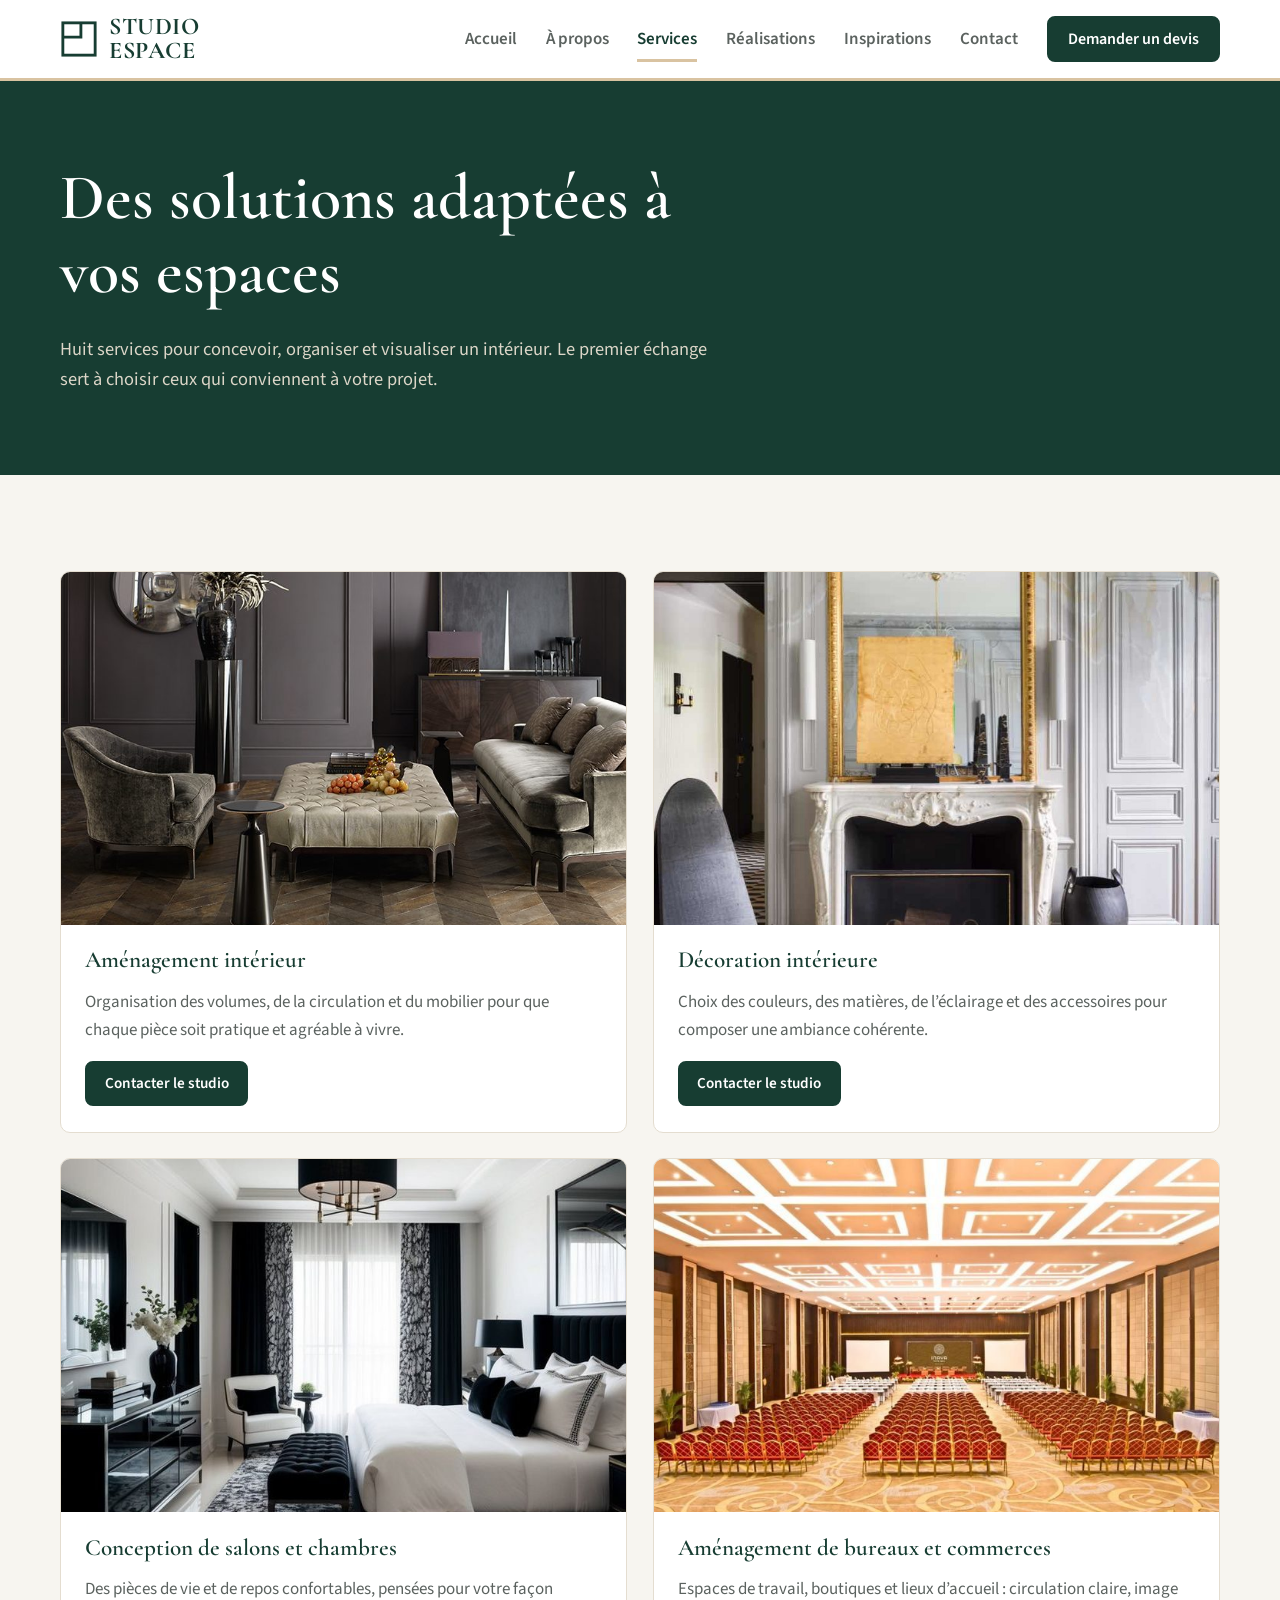
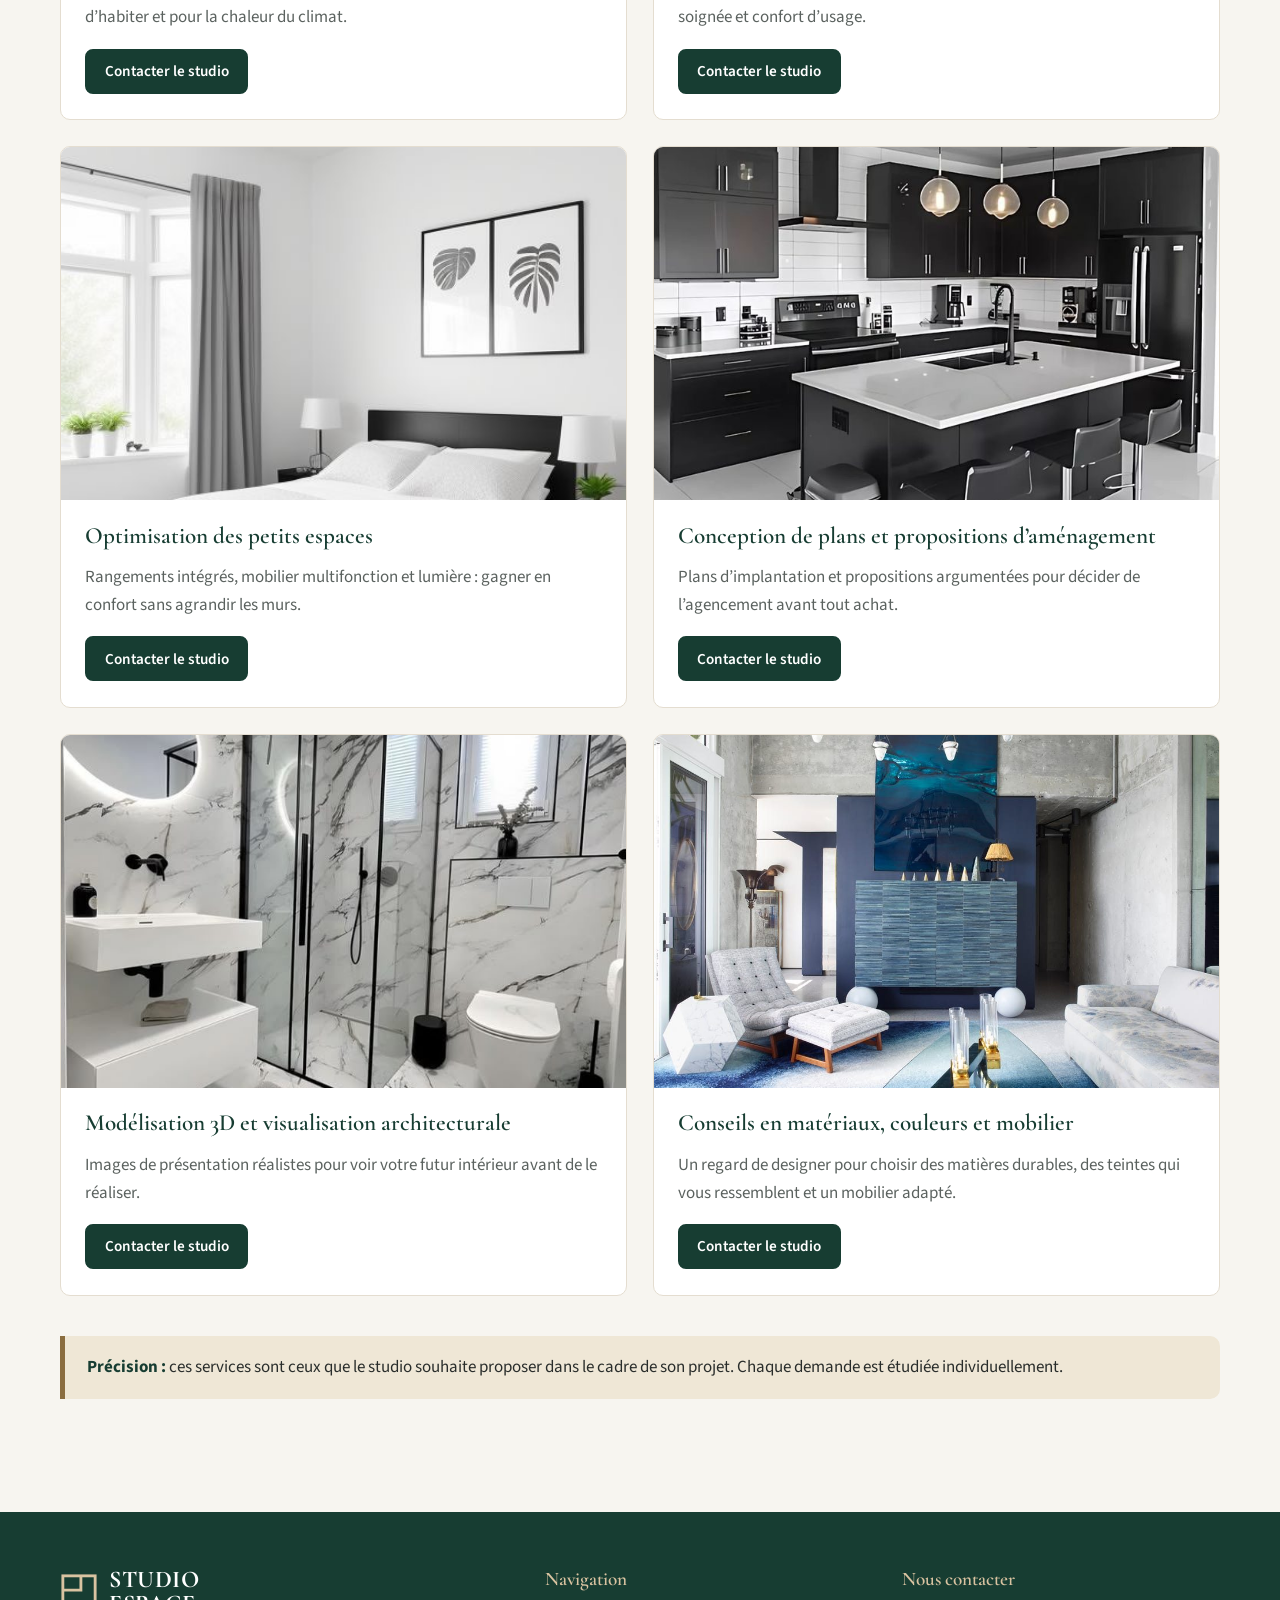
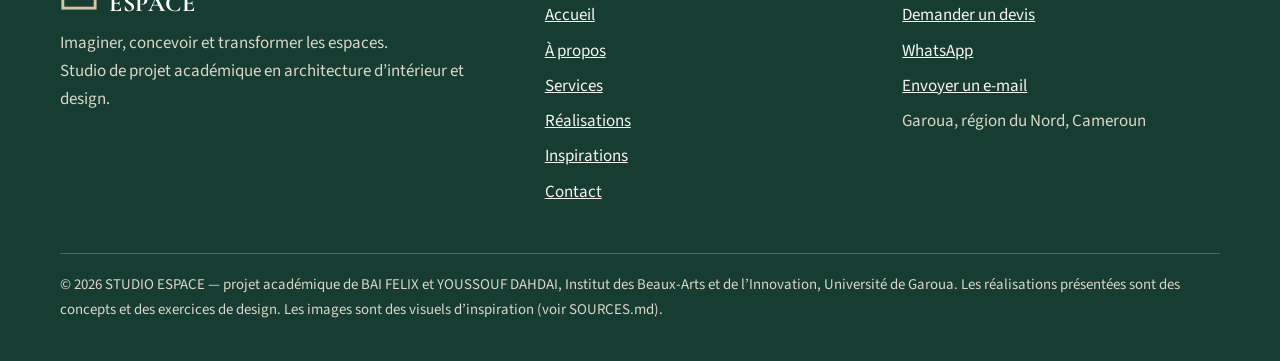
<file: services.html>
<!DOCTYPE html>
<html lang="fr">
<head>
  <meta charset="utf-8">
  <meta name="viewport" content="width=device-width, initial-scale=1">
  <title>Nos services — STUDIO ESPACE</title>
  <meta name="description" content="Aménagement et décoration intérieure, optimisation des petits espaces, plans, modélisation 3D et conseils : les services de STUDIO ESPACE.">
  <meta name="theme-color" content="#173D32">
  <meta property="og:type" content="website">
  <meta property="og:locale" content="fr_FR">
  <meta property="og:title" content="Nos services — STUDIO ESPACE">
  <meta property="og:description" content="Aménagement et décoration intérieure, optimisation des petits espaces, plans, modélisation 3D et conseils : les services de STUDIO ESPACE.">
  <link rel="icon" href="assets/favicon.svg" type="image/svg+xml">
  <!-- Polices gratuites Google Fonts (le site reste lisible hors ligne grâce aux polices de secours) -->
  <link rel="preconnect" href="https://fonts.googleapis.com">
  <link rel="preconnect" href="https://fonts.gstatic.com" crossorigin>
  <link rel="stylesheet" href="https://fonts.googleapis.com/css2?family=Cormorant+Garamond:wght@500;600;700&family=Source+Sans+3:wght@400;600;700&display=swap">
  <link rel="stylesheet" href="css/style.css">
</head>
<body>
  <a class="lien-evitement" href="#contenu">Aller au contenu</a>
  <header class="entete">
    <div class="conteneur entete__barre">
      <a class="logo" href="index.html" aria-label="STUDIO ESPACE — retour à l’accueil">
        <svg viewBox="0 0 40 40" aria-hidden="true" focusable="false"><rect x="3" y="3" width="34" height="34" fill="none" stroke="#173D32" stroke-width="3"/><path d="M3 18h19V3" fill="none" stroke="#173D32" stroke-width="3"/></svg>
        <span class="logo__texte">STUDIO<small>ESPACE</small></span>
      </a>
      <button class="burger" type="button" aria-expanded="false" aria-controls="menu-principal" aria-label="Ouvrir le menu"><span></span><span></span><span></span></button>
      <nav class="nav" id="menu-principal" aria-label="Navigation principale">
        <ul>
          <li><a href="index.html">Accueil</a></li>
          <li><a href="a-propos.html">À propos</a></li>
          <li><a href="services.html" aria-current="page">Services</a></li>
          <li><a href="realisations.html">Réalisations</a></li>
          <li><a href="inspirations.html">Inspirations</a></li>
          <li><a href="contact.html">Contact</a></li>
          <li><a class="btn" href="contact.html">Demander un devis</a></li>
        </ul>
      </nav>
    </div>
  </header>
  <main id="contenu">
    <section class="page-titre">
      <div class="conteneur">
        <h1>Des solutions adaptées à vos espaces</h1>
        <p>Huit services pour concevoir, organiser et visualiser un intérieur. Le premier échange sert à choisir ceux qui conviennent à votre projet.</p>
      </div>
    </section>

    <section class="section" aria-label="Liste des services">
      <div class="conteneur">
        <div class="grille grille--2">
        <article class="service carte apparait" id="amenagement">
          <div class="carte__image"><img src="assets/images/salon-sombre-pouf.jpg" alt="Salon aux murs sombres avec pouf capitonné, canapé et fauteuil" loading="lazy"></div>
          <div class="carte__corps">
            <h3>Aménagement intérieur</h3>
            <p>Organisation des volumes, de la circulation et du mobilier pour que chaque pièce soit pratique et agréable à vivre.</p>
            <a class="btn" href="contact.html?service=Am%C3%A9nagement%20int%C3%A9rieur">Contacter le studio</a>
          </div>
        </article>
        <article class="service carte apparait" id="decoration">
          <div class="carte__image"><img src="assets/images/cheminee-miroir-dore.jpg" alt="Salon à moulures avec grand miroir doré au-dessus d’une cheminée" loading="lazy"></div>
          <div class="carte__corps">
            <h3>Décoration intérieure</h3>
            <p>Choix des couleurs, des matières, de l’éclairage et des accessoires pour composer une ambiance cohérente.</p>
            <a class="btn" href="contact.html?service=D%C3%A9coration%20int%C3%A9rieure">Contacter le studio</a>
          </div>
        </article>
        <article class="service carte apparait" id="salons-chambres">
          <div class="carte__image"><img src="assets/images/chambre-noir-blanc.jpg" alt="Chambre élégante en noir et blanc avec tapis graphique" loading="lazy"></div>
          <div class="carte__corps">
            <h3>Conception de salons et chambres</h3>
            <p>Des pièces de vie et de repos confortables, pensées pour votre façon d’habiter et pour la chaleur du climat.</p>
            <a class="btn" href="contact.html?service=Conception%20de%20salons%20et%20chambres">Contacter le studio</a>
          </div>
        </article>
        <article class="service carte apparait" id="bureaux-commerces">
          <div class="carte__image"><img src="assets/images/salle-conference.jpg" alt="Grande salle de conférence aux plafonds lumineux et aux rangées de sièges" loading="lazy"></div>
          <div class="carte__corps">
            <h3>Aménagement de bureaux et commerces</h3>
            <p>Espaces de travail, boutiques et lieux d’accueil : circulation claire, image soignée et confort d’usage.</p>
            <a class="btn" href="contact.html?service=Am%C3%A9nagement%20de%20bureaux%20et%20commerces">Contacter le studio</a>
          </div>
        </article>
        <article class="service carte apparait" id="petits-espaces">
          <div class="carte__image"><img src="assets/images/chambre-blanche-minimale.jpg" alt="Petite chambre claire et épurée avec rangements discrets" loading="lazy"></div>
          <div class="carte__corps">
            <h3>Optimisation des petits espaces</h3>
            <p>Rangements intégrés, mobilier multifonction et lumière : gagner en confort sans agrandir les murs.</p>
            <a class="btn" href="contact.html?service=Optimisation%20des%20petits%20espaces">Contacter le studio</a>
          </div>
        </article>
        <article class="service carte apparait" id="plans">
          <div class="carte__image"><img src="assets/images/cuisine-ilot-noir.jpg" alt="Cuisine moderne avec îlot central noir et plan de travail blanc" loading="lazy"></div>
          <div class="carte__corps">
            <h3>Conception de plans et propositions d’aménagement</h3>
            <p>Plans d’implantation et propositions argumentées pour décider de l’agencement avant tout achat.</p>
            <a class="btn" href="contact.html?service=Conception%20de%20plans%20et%20propositions%20d%E2%80%99am%C3%A9nagement">Contacter le studio</a>
          </div>
        </article>
        <article class="service carte apparait" id="modelisation-3d">
          <div class="carte__image"><img src="assets/images/salle-de-bain-marbre.jpg" alt="Rendu d’une salle de bain en marbre blanc avec douche vitrée" loading="lazy"></div>
          <div class="carte__corps">
            <h3>Modélisation 3D et visualisation architecturale</h3>
            <p>Images de présentation réalistes pour voir votre futur intérieur avant de le réaliser.</p>
            <a class="btn" href="contact.html?service=Mod%C3%A9lisation%203D%20et%20visualisation%20architecturale">Contacter le studio</a>
          </div>
        </article>
        <article class="service carte apparait" id="conseils">
          <div class="carte__image"><img src="assets/images/loft-bleu-beton.jpg" alt="Salon en béton brut associé à un bleu profond et du mobilier sculptural" loading="lazy"></div>
          <div class="carte__corps">
            <h3>Conseils en matériaux, couleurs et mobilier</h3>
            <p>Un regard de designer pour choisir des matières durables, des teintes qui vous ressemblent et un mobilier adapté.</p>
            <a class="btn" href="contact.html?service=Conseils%20en%20mat%C3%A9riaux%2C%20couleurs%20et%20mobilier">Contacter le studio</a>
          </div>
        </article>
        </div>
        <p class="mention" style="margin-top:2.5rem"><strong>Précision :</strong> ces services sont ceux que le studio souhaite proposer dans le cadre de son projet. Chaque demande est étudiée individuellement.</p>
      </div>
    </section>
  </main>
  <footer class="pied">
    <div class="conteneur">
      <div class="pied__grille">
        <div>
          <a class="logo" href="index.html" aria-label="STUDIO ESPACE — accueil">
            <svg viewBox="0 0 40 40" aria-hidden="true" focusable="false"><rect x="3" y="3" width="34" height="34" fill="none" stroke="#D9C3A1" stroke-width="3"/><path d="M3 18h19V3" fill="none" stroke="#D9C3A1" stroke-width="3"/></svg>
            <span class="logo__texte">STUDIO<small>ESPACE</small></span>
          </a>
          <p>Imaginer, concevoir et transformer les espaces.<br>Studio de projet académique en architecture d’intérieur et design.</p>
        </div>
        <div>
          <h2>Navigation</h2>
          <ul><li><a href="index.html">Accueil</a></li><li><a href="a-propos.html">À propos</a></li><li><a href="services.html">Services</a></li><li><a href="realisations.html">Réalisations</a></li><li><a href="inspirations.html">Inspirations</a></li><li><a href="contact.html">Contact</a></li></ul>
        </div>
        <div>
          <h2>Nous contacter</h2>
          <ul>
            <li><a href="contact.html">Demander un devis</a></li>
            <li><a href="contact.html" data-si-config="whatsapp" hidden target="_blank" rel="noopener">WhatsApp</a></li>
            <li><a href="contact.html" data-si-config="email" hidden>Envoyer un e-mail</a></li>
            <li><span data-config="localisation">Cameroun</span></li>
          </ul>
        </div>
      </div>
      <p class="pied__bas">© <span data-annee>2026</span> STUDIO ESPACE — projet académique de BAI FELIX et YOUSSOUF DAHDAI, Institut des Beaux-Arts et de l’Innovation, Université de Garoua. Les réalisations présentées sont des concepts et des exercices de design. Les images sont des visuels d’inspiration (voir SOURCES.md).</p>
    </div>
  </footer>
  <button class="haut" type="button" aria-label="Revenir en haut de la page">↑</button>
  <script src="js/config.js"></script>
  <script src="js/main.js"></script>
</body>
</html>
</file>
<file: css/style.css>
/* ==========================================================
   STUDIO ESPACE — Feuille de style principale
   Projet académique — BAI FELIX & YOUSSOUF DAHDAI
   ----------------------------------------------------------
   Pour changer les couleurs du site, modifiez uniquement
   les variables de la section 1 ci-dessous.
   ========================================================== */

/* ---------- 1. Variables (couleurs, polices, tailles) ---------- */
:root {
  --vert: #173D32;          /* vert profond : actions principales */
  --vert-clair: #24574A;    /* survol des boutons verts */
  --sable: #D9C3A1;         /* beige sable : détails */
  --sable-fonce: #8A6D3F;   /* beige foncé lisible sur fond clair (textes) */
  --creme: #F7F5F0;         /* blanc cassé : fond des pages */
  --encre: #292D2B;         /* gris foncé : textes */
  --gris: #5B625F;          /* textes secondaires */
  --trait: #E4DDD0;         /* fines bordures */
  --blanc: #FFFFFF;

  --police-titre: "Cormorant Garamond", Georgia, "Times New Roman", serif;
  --police-texte: "Source Sans 3", "Segoe UI", Roboto, Arial, sans-serif;

  --largeur: 1160px;
  --rayon: 10px;
  --ombre: 0 10px 30px rgba(23, 61, 50, .10);
}

/* ---------- 2. Base ---------- */
*, *::before, *::after { box-sizing: border-box; }
html { scroll-behavior: smooth; }
body {
  margin: 0;
  font-family: var(--police-texte);
  font-size: 1.0625rem;
  line-height: 1.65;
  color: var(--encre);
  background: var(--creme);
}
img { display: block; max-width: 100%; height: auto; }
a { color: var(--vert); }
h1, h2, h3 {
  font-family: var(--police-titre);
  color: var(--vert);
  line-height: 1.15;
  margin: 0 0 .6em;
  font-weight: 600;
}
h1 { font-size: clamp(2.4rem, 5.2vw, 4rem); }
h2 { font-size: clamp(1.9rem, 3.4vw, 2.7rem); }
h3 { font-size: 1.45rem; }
p { margin: 0 0 1em; }

/* Focus clavier bien visible (accessibilité) */
:focus-visible { outline: 3px solid var(--sable-fonce); outline-offset: 3px; border-radius: 4px; }

/* Lien « Aller au contenu » pour la navigation au clavier */
.lien-evitement {
  position: absolute; left: 1rem; top: -4rem; z-index: 200;
  background: var(--vert); color: var(--blanc); padding: .7rem 1rem; border-radius: 6px;
}
.lien-evitement:focus { top: 1rem; }

.conteneur { width: min(var(--largeur), 100% - 2.5rem); margin-inline: auto; }
.section { padding: clamp(3.5rem, 8vw, 6rem) 0; }
.section--blanche { background: var(--blanc); }
.section--vert { background: var(--vert); color: var(--creme); }
.section--vert h2, .section--vert h3 { color: var(--blanc); }
.entete-section { max-width: 44rem; margin-bottom: 2.5rem; }
.entete-section--centre { margin-inline: auto; text-align: center; }
.chapeau { color: var(--gris); font-size: 1.15rem; }
.etiquette { color: var(--sable-fonce); font-weight: 600; margin-bottom: .6rem; }

/* ---------- 3. Boutons ---------- */
.btn {
  display: inline-block; padding: .85rem 1.5rem; border-radius: 8px;
  font: 600 1rem var(--police-texte); text-decoration: none; cursor: pointer;
  border: 2px solid var(--vert); background: var(--vert); color: var(--blanc);
  transition: background .25s, color .25s, transform .25s;
}
.btn:hover { background: var(--vert-clair); border-color: var(--vert-clair); transform: translateY(-2px); }
.btn--contour { background: transparent; color: var(--vert); }
.btn--contour:hover { background: var(--vert); color: var(--blanc); }
.btn--sable { background: var(--sable); border-color: var(--sable); color: var(--vert); }
.btn--sable:hover { background: #E6D5B8; border-color: #E6D5B8; }
.btn--clair { background: transparent; border-color: var(--sable); color: var(--sable); }
.btn--clair:hover { background: var(--sable); color: var(--vert); }
.groupe-btn { display: flex; flex-wrap: wrap; gap: .8rem; margin-top: 1.5rem; }

/* ---------- 4. En-tête et navigation ---------- */
.entete {
  position: sticky; top: 0; z-index: 100;
  background: var(--blanc); border-bottom: 3px solid var(--sable);
}
.entete__barre { display: flex; align-items: center; justify-content: space-between; gap: 1rem; min-height: 78px; }
.logo { display: flex; align-items: center; gap: .7rem; text-decoration: none; color: var(--vert); }
.logo svg { width: 38px; height: 38px; flex: none; }
.logo__texte { font-family: var(--police-titre); font-size: 1.5rem; font-weight: 700; line-height: 1; letter-spacing: .02em; }
.logo__texte small { display: block; font-size: 1.5rem; }

.nav ul { list-style: none; display: flex; align-items: center; gap: 1.8rem; margin: 0; padding: 0; }
.nav a { text-decoration: none; color: var(--gris); font-weight: 600; padding: .5rem 0; border-bottom: 3px solid transparent; transition: color .2s, border-color .2s; }
.nav a:hover { color: var(--vert); border-color: var(--sable); }
.nav a[aria-current="page"] { color: var(--vert); border-color: var(--sable); }
.nav .btn { color: var(--blanc); border-bottom: 2px solid var(--vert); padding: .65rem 1.2rem; }
.nav .btn:hover { color: var(--blanc); }

.burger { display: none; background: none; border: 2px solid var(--vert); border-radius: 8px; width: 46px; height: 46px; cursor: pointer; padding: 0; }
.burger span { display: block; width: 22px; height: 2px; background: var(--vert); margin: 5px auto; transition: transform .25s, opacity .25s; }
.burger[aria-expanded="true"] span:nth-child(1) { transform: translateY(7px) rotate(45deg); }
.burger[aria-expanded="true"] span:nth-child(2) { opacity: 0; }
.burger[aria-expanded="true"] span:nth-child(3) { transform: translateY(-7px) rotate(-45deg); }

@media (max-width: 920px) {
  .burger { display: block; }
  .nav { position: absolute; left: 0; right: 0; top: 100%; background: var(--blanc); border-bottom: 3px solid var(--sable); display: none; padding: 1rem 1.25rem 1.5rem; box-shadow: var(--ombre); }
  .nav.est-ouvert { display: block; }
  .nav ul { flex-direction: column; align-items: stretch; gap: 0; }
  .nav li a { display: block; padding: .9rem 0; border-bottom: 1px solid var(--trait); }
  .nav li:last-child a { margin-top: 1rem; text-align: center; border-bottom: 2px solid var(--vert); }
}

/* ---------- 5. Page d'accueil : couverture ---------- */
.couverture { background: var(--creme); padding: clamp(1.5rem, 4vw, 3rem) 0 clamp(2.5rem, 6vw, 4.5rem); }
.couverture__grille { display: grid; grid-template-columns: 1fr 1fr; align-items: center; }
.couverture__carte {
  position: relative; z-index: 2; background: var(--vert); color: var(--creme);
  padding: clamp(2rem, 4vw, 3.5rem); border-radius: 18px; margin-right: -6rem;
  box-shadow: var(--ombre);
}
.couverture__carte h1 { color: var(--blanc); font-size: clamp(2.3rem, 4.4vw, 3.6rem); }
.couverture__carte .etiquette { color: var(--sable); }
.couverture__carte p { color: #E8E3D8; max-width: 32rem; }
.couverture__image { border-radius: 4px; overflow: hidden; aspect-ratio: 4 / 4.4; }
.couverture__image img { width: 100%; height: 100%; object-fit: cover; }

/* Animation unique : entrée de la couverture au chargement */
.js .couverture__carte { animation: entree .9s ease-out both; }
.js .couverture__image img { animation: zoom-doux 1.6s ease-out both; }
@keyframes entree { from { opacity: 0; transform: translateY(22px); } to { opacity: 1; transform: none; } }
@keyframes zoom-doux { from { transform: scale(1.06); } to { transform: none; } }

@media (max-width: 920px) {
  .couverture__grille { grid-template-columns: 1fr; }
  .couverture__carte { margin: -3rem 1rem 0; order: 2; }
  .couverture__image { aspect-ratio: 4 / 3; order: 1; }
}

/* ---------- 6. Cartes génériques ---------- */
.grille { display: grid; gap: 1.6rem; }
.grille--3 { grid-template-columns: repeat(3, 1fr); }
.grille--2 { grid-template-columns: repeat(2, 1fr); }
.grille--4 { grid-template-columns: repeat(4, 1fr); }
@media (max-width: 980px) { .grille--3, .grille--4 { grid-template-columns: repeat(2, 1fr); } }
@media (max-width: 640px) { .grille--3, .grille--4, .grille--2 { grid-template-columns: 1fr; } }

.carte {
  background: var(--blanc); border: 1px solid var(--trait); border-radius: var(--rayon);
  overflow: hidden; display: flex; flex-direction: column;
  transition: transform .3s, box-shadow .3s;
}
.carte:hover { transform: translateY(-5px); box-shadow: var(--ombre); }
.carte__image { aspect-ratio: 4 / 3; overflow: hidden; }
.carte__image img { width: 100%; height: 100%; object-fit: cover; transition: transform .6s; }
.carte:hover .carte__image img { transform: scale(1.05); }
.carte__corps { padding: 1.4rem 1.5rem 1.6rem; display: flex; flex-direction: column; flex: 1; }
.carte__corps p { color: var(--gris); flex: 1; }
.carte__meta { color: var(--sable-fonce); font-weight: 600; font-size: .95rem; margin-bottom: .3rem; }
.lien-fleche { font-weight: 600; text-decoration: none; border-bottom: 2px solid var(--sable); align-self: flex-start; padding-bottom: 2px; }
.lien-fleche:hover { border-color: var(--vert); }

/* Domaines d'intervention (accueil) */
.domaine { background: var(--creme); border: 1px solid var(--trait); border-radius: var(--rayon); padding: 1.8rem; border-left: 5px solid var(--sable); }
.domaine h3 { margin-bottom: .4rem; }
.domaine p { color: var(--gris); margin: 0; }

/* Approche (accueil + à propos) */
.approche { display: grid; grid-template-columns: 1fr 1fr; gap: clamp(2rem, 5vw, 4rem); align-items: center; }
.approche__image { border-radius: var(--rayon); overflow: hidden; aspect-ratio: 4 / 5; }
.approche__image img { width: 100%; height: 100%; object-fit: cover; }
.etapes { list-style: none; counter-reset: etape; padding: 0; margin: 1.5rem 0 0; }
.etapes li { counter-increment: etape; position: relative; padding: 0 0 1.4rem 3.4rem; }
.etapes li::before {
  content: counter(etape); position: absolute; left: 0; top: 0;
  width: 2.3rem; height: 2.3rem; border-radius: 50%; background: var(--vert); color: var(--sable);
  display: grid; place-items: center; font: 700 1.1rem var(--police-titre);
}
.etapes strong { display: block; color: var(--vert); font-size: 1.15rem; }
@media (max-width: 820px) { .approche { grid-template-columns: 1fr; } .approche__image { aspect-ratio: 4 / 3; } }

/* Bandeau d'appel à l'action */
.bandeau { text-align: center; }
.bandeau h2 { max-width: 40rem; margin-inline: auto; }
.bandeau p { max-width: 36rem; margin-inline: auto; color: #DCD6C8; }
.bandeau .groupe-btn { justify-content: center; }

/* En-tête de page intérieure */
.page-titre { background: var(--vert); color: var(--creme); padding: clamp(3rem, 7vw, 5rem) 0; }
.page-titre h1 { color: var(--blanc); max-width: 20ch; margin-bottom: .4em; }
.page-titre p { color: #DCD6C8; max-width: 42rem; font-size: 1.15rem; margin: 0; }

/* Mention « projet académique » */
.mention {
  background: #EFE7D6; border-left: 5px solid var(--sable-fonce); border-radius: 0 var(--rayon) var(--rayon) 0;
  padding: 1.1rem 1.4rem; color: var(--encre);
}
.mention strong { color: var(--vert); }

/* ---------- 7. À propos ---------- */
.valeurs { list-style: none; padding: 0; margin: 0; }
.valeurs li { background: var(--blanc); border: 1px solid var(--trait); border-radius: var(--rayon); padding: 1.5rem; }
.valeurs h3 { font-size: 1.3rem; margin-bottom: .3rem; }
.valeurs p { margin: 0; color: var(--gris); }
.etudiants .carte__corps { align-items: flex-start; }
.etudiant { display: flex; gap: 1.2rem; align-items: center; background: var(--blanc); border: 1px solid var(--trait); border-radius: var(--rayon); padding: 1.5rem; }
.monogramme { flex: none; width: 74px; height: 74px; border-radius: 50%; background: var(--vert); color: var(--sable); display: grid; place-items: center; font: 700 1.6rem var(--police-titre); }
.etudiant h3 { margin: 0 0 .2rem; font-size: 1.35rem; }
.etudiant p { margin: 0; color: var(--gris); }
.matricule { font-weight: 600; color: var(--sable-fonce); }

/* ---------- 8. Services ---------- */
.service .carte__image { aspect-ratio: 16 / 10; }
.service .btn { align-self: flex-start; padding: .6rem 1.1rem; font-size: .95rem; }

/* ---------- 9. Réalisations (galerie) ---------- */
.filtres { display: flex; flex-wrap: wrap; gap: .6rem; margin-bottom: 2rem; }
.filtre { font: 600 1rem var(--police-texte); background: var(--blanc); color: var(--vert); border: 2px solid var(--trait); border-radius: 999px; padding: .5rem 1.2rem; cursor: pointer; transition: background .2s, color .2s, border-color .2s; }
.filtre:hover { border-color: var(--vert); }
.filtre[aria-pressed="true"] { background: var(--vert); color: var(--blanc); border-color: var(--vert); }
.projet[hidden] { display: none; }
.projet__zoom { display: block; width: 100%; border: 0; padding: 0; background: none; cursor: zoom-in; position: relative; }
.projet__zoom .carte__image { aspect-ratio: 4 / 3; }
.badge { position: absolute; left: .8rem; top: .8rem; background: rgba(247, 245, 240, .94); color: var(--vert); font-size: .85rem; font-weight: 600; padding: .25rem .7rem; border-radius: 999px; }

/* Fenêtre d'agrandissement des images */
dialog { border: 0; padding: 0; color: var(--encre); }
dialog::backdrop { background: rgba(20, 30, 26, .82); }
.lightbox { background: transparent; max-width: 96vw; max-height: 94vh; overflow: visible; margin: auto; }
.lightbox figure { margin: 0; }
.lightbox img { max-height: 78vh; max-width: 92vw; width: auto; margin: 0 auto; border-radius: 6px; }
.lightbox figcaption { color: var(--creme); text-align: center; padding: 1rem 3rem 0; }
.lightbox figcaption strong { display: block; font: 600 1.5rem var(--police-titre); }
.lightbox__btn { position: absolute; top: 50%; transform: translateY(-50%); width: 48px; height: 48px; border-radius: 50%; border: 0; background: var(--creme); color: var(--vert); font-size: 1.6rem; cursor: pointer; }
.lightbox__btn--prec { left: .5rem; } .lightbox__btn--suiv { right: .5rem; }
.fermer { position: absolute; top: -.5rem; right: -.5rem; width: 44px; height: 44px; border-radius: 50%; border: 0; background: var(--sable); color: var(--vert); font-size: 1.5rem; cursor: pointer; z-index: 3; }

/* ---------- 10. Inspirations (articles) ---------- */
.article-carte .btn { align-self: flex-start; padding: .6rem 1.1rem; font-size: .95rem; }
.fenetre-article { width: min(760px, 94vw); max-height: 90vh; border-radius: 14px; background: var(--blanc); overflow: auto; margin: auto; }
.fenetre-article img { width: 100%; max-height: 320px; object-fit: cover; }
.fenetre-article__corps { padding: 1.8rem clamp(1.3rem, 4vw, 2.6rem) 2.4rem; }
.fenetre-article__corps h2 { font-size: clamp(1.8rem, 4vw, 2.3rem); }
.fenetre-article .fermer { top: .8rem; right: .8rem; }

/* ---------- 11. Contact ---------- */
.contact-grille { display: grid; grid-template-columns: 5fr 7fr; gap: 2rem; align-items: start; }
@media (max-width: 900px) { .contact-grille { grid-template-columns: 1fr; } }
.panneau { background: var(--blanc); border: 1px solid var(--trait); border-radius: 14px; padding: clamp(1.4rem, 3vw, 2.2rem); }
.panneau h2, .panneau h3 { font-size: 1.6rem; }
.coordonnees { margin: 0; }
.coordonnees div { display: grid; grid-template-columns: 8.5rem 1fr; gap: .8rem; padding: .8rem 0; border-bottom: 1px solid var(--trait); }
.coordonnees dt { font-weight: 600; color: var(--vert); }
.coordonnees dd { margin: 0; color: var(--gris); }
.a-completer { font-style: italic; }
.liste-info { padding-left: 1.2rem; color: var(--gris); }
.liste-info li { margin-bottom: .4rem; }

form .champ { margin-bottom: 1.1rem; }
label { display: block; font-weight: 600; color: var(--vert); margin-bottom: .35rem; }
input, select, textarea {
  width: 100%; font: inherit; color: var(--encre); background: var(--creme);
  border: 1.5px solid #CFC6B3; border-radius: 8px; padding: .75rem .9rem;
}
input:focus, select:focus, textarea:focus { border-color: var(--vert); outline: 3px solid rgba(23, 61, 50, .2); }
textarea { min-height: 150px; resize: vertical; }
.rangee { display: grid; grid-template-columns: 1fr 1fr; gap: 1rem; }
@media (max-width: 560px) { .rangee { grid-template-columns: 1fr; } }
.erreur-champ { color: #9B2C2C; font-size: .92rem; margin: .3rem 0 0; }
input[aria-invalid="true"], select[aria-invalid="true"], textarea[aria-invalid="true"] { border-color: #9B2C2C; }
.piege { position: absolute; left: -9999px; } /* champ anti-spam invisible */

.statut { margin-top: 1.2rem; padding: 1rem 1.2rem; border-radius: 8px; border-left: 5px solid; }
.statut[hidden] { display: none; }
.statut--ok { background: #E6F1EA; border-color: var(--vert); }
.statut--info { background: #EFE7D6; border-color: var(--sable-fonce); }
.statut--erreur { background: #F8E5E5; border-color: #9B2C2C; }
.statut .btn { margin-top: .6rem; padding: .5rem 1rem; font-size: .95rem; }

/* ---------- 12. Page 404 ---------- */
.page-404 { min-height: 60vh; display: grid; place-items: center; text-align: center; padding: 4rem 0; }
.page-404 .grand { font: 700 clamp(5rem, 18vw, 10rem) var(--police-titre); color: var(--sable); line-height: 1; }

/* ---------- 13. Pied de page ---------- */
.pied { background: var(--vert); color: #DCD6C8; padding: 3.5rem 0 1.5rem; }
.pied a { color: var(--creme); }
.pied__grille { display: grid; grid-template-columns: 1.4fr 1fr 1fr; gap: 2.5rem; }
@media (max-width: 800px) { .pied__grille { grid-template-columns: 1fr; gap: 1.8rem; } }
.pied h2 { font-size: 1.2rem; color: var(--sable); }
.pied .logo { color: var(--blanc); margin-bottom: .8rem; }
.pied ul { list-style: none; margin: 0; padding: 0; }
.pied li { margin-bottom: .45rem; }
.pied__bas { border-top: 1px solid rgba(217, 195, 161, .3); margin-top: 2.5rem; padding-top: 1.2rem; font-size: .93rem; }

/* ---------- 14. Bouton « retour en haut » ---------- */
.haut { position: fixed; right: 1.2rem; bottom: 1.2rem; width: 50px; height: 50px; border-radius: 50%; border: 0; background: var(--vert); color: var(--sable); font-size: 1.4rem; cursor: pointer; box-shadow: var(--ombre); opacity: 0; visibility: hidden; transition: opacity .3s, visibility .3s, transform .3s; z-index: 90; }
.haut.est-visible { opacity: 1; visibility: visible; }
.haut:hover { transform: translateY(-3px); background: var(--vert-clair); }

/* ---------- 15. Apparition au défilement (légère) ---------- */
.js .apparait { opacity: 0; transform: translateY(18px); transition: opacity .7s ease, transform .7s ease; }
.js .apparait.est-visible { opacity: 1; transform: none; }

/* Respect des personnes qui réduisent les animations */
@media (prefers-reduced-motion: reduce) {
  html { scroll-behavior: auto; }
  *, *::before, *::after { animation: none !important; transition: none !important; }
  .js .apparait { opacity: 1; transform: none; }
}
</file>
